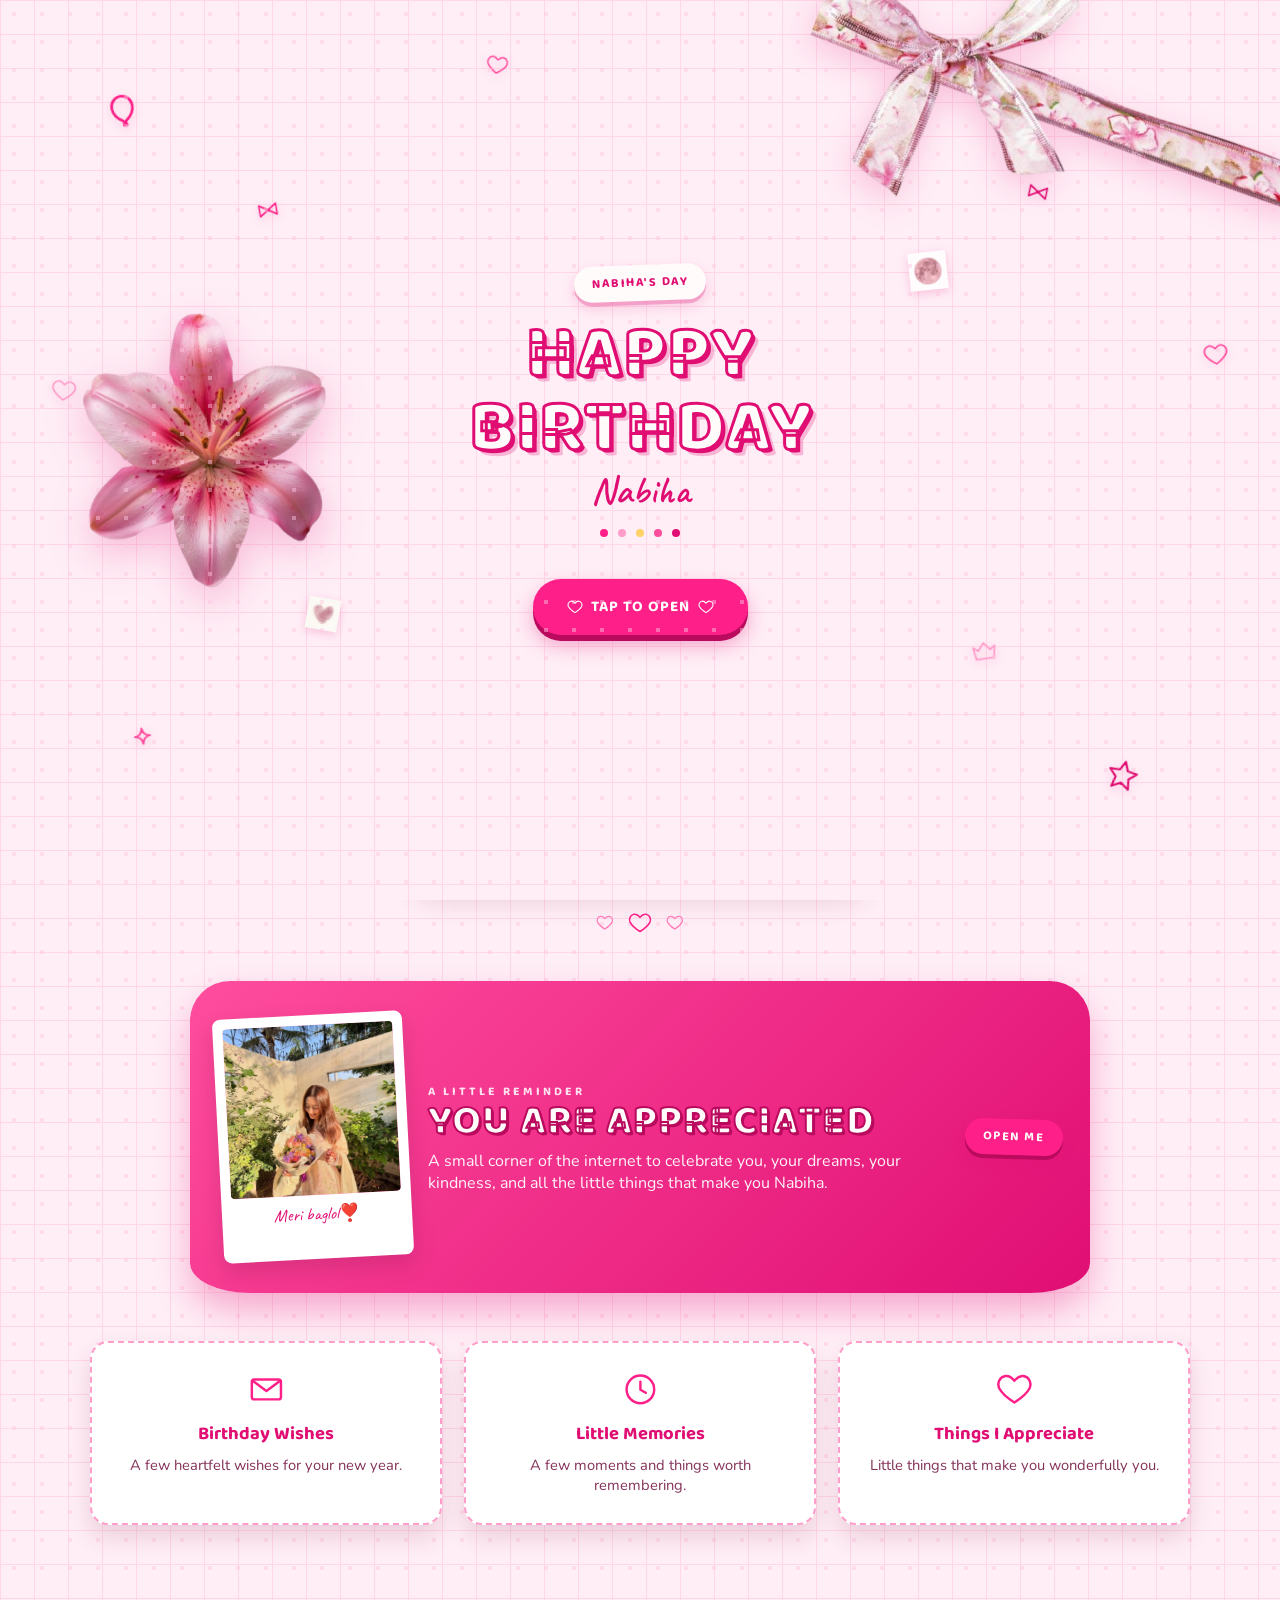
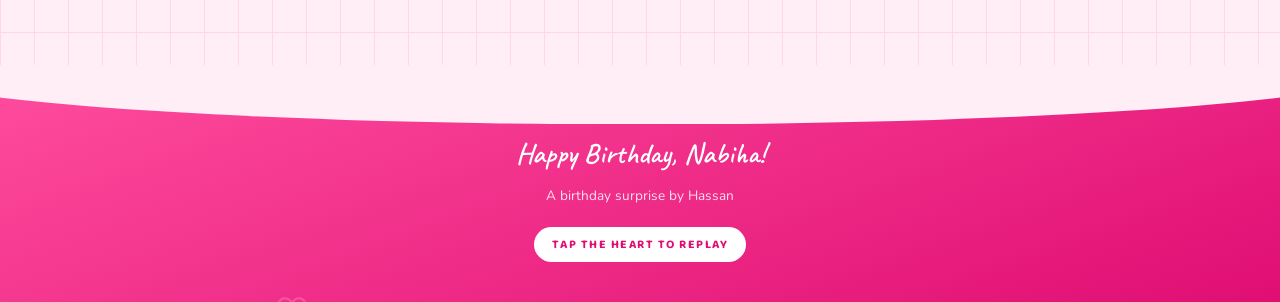
<file: index.html>
<!DOCTYPE html>
<html lang="en">
<head>
<meta charset="UTF-8">
<meta name="viewport" content="width=device-width, initial-scale=1.0">
<title>Happy Birthday, {{herName}}</title>
<link rel="preconnect" href="https://fonts.googleapis.com">
<link href="https://fonts.googleapis.com/css2?family=Baloo+2:wght@600;700;800&family=Caveat:wght@600;700&family=Nunito:wght@400;600;700;800&display=swap" rel="stylesheet">
<link rel="stylesheet" href="css/style.css">
</head>
<body data-page="home">

<!-- Vector icon sprite (used via <svg><use href="#icon-name"/></svg>) -->
<svg style="display:none" aria-hidden="true">
  <defs>
    <symbol id="icon-heart" viewBox="0 0 24 24"><path d="M12 20.5s-7.5-4.6-10-9.4C.7 7.7 2.3 4 6 3.3c2.2-.4 4.1.7 6 3 1.9-2.3 3.8-3.4 6-3 3.7.7 5.3 4.4 4 7.8-2.5 4.8-10 9.4-10 9.4z" fill="none" stroke="currentColor" stroke-width="1.6" stroke-linejoin="round"/></symbol>
    <symbol id="icon-star" viewBox="0 0 24 24"><path d="M12 2.5l2.9 6.26 6.9.74-5.1 4.87 1.4 7.13-6.1-3.73-6.1 3.73 1.4-7.13-5.1-4.87 6.9-.74L12 2.5z" fill="none" stroke="currentColor" stroke-width="1.5" stroke-linejoin="round"/></symbol>
    <symbol id="icon-sparkle" viewBox="0 0 24 24"><path d="M12 2c.7 4 2 5.3 6 6-4 .7-5.3 2-6 6-.7-4-2-5.3-6-6 4-.7 5.3-2 6-6z" fill="none" stroke="currentColor" stroke-width="1.5" stroke-linejoin="round"/></symbol>
    <symbol id="icon-flower" viewBox="0 0 24 24"><g fill="none" stroke="currentColor" stroke-width="1.4"><circle cx="12" cy="7" r="3.2"/><circle cx="12" cy="17" r="3.2"/><circle cx="7" cy="12" r="3.2"/><circle cx="17" cy="12" r="3.2"/><circle cx="12" cy="12" r="2" fill="currentColor" stroke="none"/></g></symbol>
    <symbol id="icon-ribbon" viewBox="0 0 24 24"><path d="M12 12L3.5 6.5v11L12 12z" fill="none" stroke="currentColor" stroke-width="1.5" stroke-linejoin="round"/><path d="M12 12l8.5-5.5v11L12 12z" fill="none" stroke="currentColor" stroke-width="1.5" stroke-linejoin="round"/><circle cx="12" cy="12" r="1.6" fill="currentColor" stroke="none"/></symbol>
    <symbol id="icon-envelope" viewBox="0 0 24 24"><rect x="2.5" y="5.5" width="19" height="13" rx="1.6" fill="none" stroke="currentColor" stroke-width="1.6"/><path d="M3.2 6.5L12 13l8.8-6.5" fill="none" stroke="currentColor" stroke-width="1.6" stroke-linecap="round" stroke-linejoin="round"/></symbol>
    <symbol id="icon-clock" viewBox="0 0 24 24"><circle cx="12" cy="12" r="9" fill="none" stroke="currentColor" stroke-width="1.6"/><path d="M12 7v5.2l3.5 2" fill="none" stroke="currentColor" stroke-width="1.6" stroke-linecap="round" stroke-linejoin="round"/></symbol>
    <symbol id="icon-balloon" viewBox="0 0 24 24"><path d="M12 3.5c-3.3 0-6 2.8-6 6.2 0 3.6 2.7 6.6 5 8.1.4.3.6.7.5 1.2l-.3 1.5h1.6l-.3-1.5c-.1-.5.1-.9.5-1.2 2.3-1.5 5-4.5 5-8.1 0-3.4-2.7-6.2-6-6.2z" fill="none" stroke="currentColor" stroke-width="1.5" stroke-linejoin="round"/></symbol>
    <symbol id="icon-note" viewBox="0 0 24 24"><circle cx="9" cy="15" r="2.5" fill="none" stroke="currentColor" stroke-width="1.6"/><path d="M11.5 15V4.8l7-1.6v10" fill="none" stroke="currentColor" stroke-width="1.6" stroke-linecap="round" stroke-linejoin="round"/><circle cx="18.5" cy="13.2" r="2.5" fill="none" stroke="currentColor" stroke-width="1.6"/></symbol>
    <symbol id="icon-menu" viewBox="0 0 24 24"><path d="M3 6h18M3 12h18M3 18h18" fill="none" stroke="currentColor" stroke-width="1.8" stroke-linecap="round"/></symbol>
    <symbol id="icon-crown" viewBox="0 0 24 24"><path d="M3 8l4 3 5-6 5 6 4-3-1.6 10H4.6L3 8z" fill="none" stroke="currentColor" stroke-width="1.5" stroke-linejoin="round"/></symbol>
  </defs>
</svg>

<!-- ============== GATE (tap to open + start music) ============== -->
<div id="gate" class="polka-overlay">
  <div class="ambient-layer" data-ambient="26"></div>
  <span class="sticker s1" style="top:10%; left:8%; width:2.6rem; height:2.6rem; --rot:-12deg;"><svg><use href="#icon-balloon"/></svg></span>
  <span class="sticker s2" style="top:14%; right:9%; width:2.3rem; height:2.3rem; --rot:10deg;"><svg><use href="#icon-balloon"/></svg></span>
  <span class="sticker s3" style="bottom:16%; left:10%; width:1.9rem; height:1.9rem; --rot:-8deg;"><svg><use href="#icon-sparkle"/></svg></span>
  <span class="sticker s4" style="bottom:12%; right:11%; width:2.1rem; height:2.1rem; --rot:14deg;"><svg><use href="#icon-star"/></svg></span>
  <span class="sticker s2" style="top:42%; left:4%; width:1.6rem; height:1.6rem; --rot:6deg;"><svg><use href="#icon-heart"/></svg></span>
  <span class="sticker s3" style="top:38%; right:4%; width:1.6rem; height:1.6rem; --rot:-6deg;"><svg><use href="#icon-heart"/></svg></span>
  <span class="sticker s1" style="top:22%; left:20%; width:1.5rem; height:1.5rem; --rot:-10deg;"><svg><use href="#icon-ribbon"/></svg></span>
  <span class="sticker s4" style="top:20%; right:18%; width:1.5rem; height:1.5rem; --rot:12deg;"><svg><use href="#icon-ribbon"/></svg></span>
  <span class="sticker s2" style="bottom:26%; right:22%; width:1.8rem; height:1.8rem; --rot:-8deg;"><svg><use href="#icon-crown"/></svg></span>
  <span class="sticker s3" style="top:6%; left:38%; width:1.4rem; height:1.4rem; --rot:8deg;"><svg><use href="#icon-heart"/></svg></span>
  <span class="sticker s1" style="top:28%; right:26%; width:2.4rem; height:2.4rem; --rot:-6deg;"><img src="assets/images/stickers/moon.jpg" alt=""></span>
  <span class="sticker s2" style="bottom:30%; left:24%; width:2rem; height:2rem; --rot:10deg;"><img src="assets/images/stickers/fingerprint-heart.jpg" alt=""></span>
  <img src="assets/images/stickers/lily-big.png" alt="" class="gate-flower-sticker">
  <img src="assets/images/stickers/ribbon-banner.png" alt="" class="gate-ribbon-sticker">

  <span class="badge-pill" style="position:relative; z-index:2;">
    <span data-content="site.nickname">Nabiha's Day</span>
  </span>

  <h1 class="bubble-title" style="font-size:clamp(2.4rem,10vw,4.6rem); margin-top:18px; position:relative; z-index:2;">
    Happy<br>Birthday
  </h1>

  <p class="script-text big" style="font-size:clamp(1.6rem,5vw,2.4rem); position:relative; z-index:2;" data-content="site.herName">
    Nabiha
  </p>

  <div class="confetti-dots"><span></span><span></span><span></span><span></span><span></span></div>

  <button id="openBtn" type="button" aria-label="Open your birthday website">
    <svg><use href="#icon-heart"/></svg> Tap to Open <svg><use href="#icon-heart"/></svg>
  </button>

  <audio id="bgm" preload="none"></audio>
</div>

<!-- ============== MAIN SITE (revealed after gate opens) ============== -->
<nav class="site-nav" aria-label="Primary">
  <div class="container">
    <a href="index.html" class="nav-brand">for you</a>
    <button class="nav-toggle" aria-label="Toggle menu" aria-expanded="false"><svg><use href="#icon-menu"/></svg></button>
    <ul class="nav-links">
      <li><a href="index.html" class="active" data-transition>Home</a></li>
      <li><a href="wishes.html" data-transition>Wishes</a></li>
      <li><a href="our-story.html" data-transition>Little Memories</a></li>
      <li><a href="love.html" data-transition>Things I Appreciate</a></li>
    </ul>
  </div>
</nav>

<div class="bunting">
  <span></span><span></span><span></span><span></span><span></span><span></span><span></span><span></span><span></span><span></span>
</div>

<header class="hero polka-overlay">
  <div class="ambient-layer" data-ambient="22"></div>
  <span class="sticker s1" style="top:6%; left:5%; width:2.3rem; height:2.3rem; --rot:-14deg;"><svg><use href="#icon-ribbon"/></svg></span>
  <span class="sticker s2" style="top:8%; right:6%; width:2.1rem; height:2.1rem; --rot:12deg;"><svg><use href="#icon-balloon"/></svg></span>
  <span class="sticker s3" style="bottom:8%; left:7%; width:1.9rem; height:1.9rem; --rot:-10deg;"><svg><use href="#icon-sparkle"/></svg></span>
  <span class="sticker s4" style="bottom:10%; right:8%; width:2rem; height:2rem; --rot:9deg;"><svg><use href="#icon-star"/></svg></span>
  <span class="sticker s2" style="top:16%; left:16%; width:1.6rem; height:1.6rem; --rot:8deg;"><svg><use href="#icon-heart"/></svg></span>
  <span class="sticker s1" style="top:14%; right:15%; width:1.7rem; height:1.7rem; --rot:-10deg;"><svg><use href="#icon-crown"/></svg></span>
  <span class="sticker s3" style="bottom:6%; left:38%; width:2.2rem; height:2.2rem; --rot:-8deg;"><img src="assets/images/stickers/butterfly.jpg" alt=""></span>
  <span class="sticker s2" style="top:30%; right:26%; width:2rem; height:2rem; --rot:9deg;"><img src="assets/images/stickers/blossom.jpg" alt=""></span>
  <div class="container" style="position:relative; z-index:2;">
    <img src="assets/images/stickers/lily-big.png" alt="" class="hero-flower-sticker">
    <img src="assets/images/stickers/happy-birthday-balloons.png" alt="" class="hero-banner-sticker">
    <span class="eyebrow" data-content="home.heroEyebrow">a little website, just for you</span>
    <h2 class="bubble-title">Happy Birthday</h2>
    <span class="script-text big" data-content="site.herName">Nabiha</span>
    <div class="hero-date">
      <span data-content="site.dateLabel">16 December</span>
    </div>

    <div class="countdown-card reveal">
      <span class="eyebrow">counting down to</span>
      <div class="countdown-grid" id="countdownGrid">
        <div class="countdown-unit"><span class="countdown-num" id="cdDays">00</span><span class="countdown-label">days</span></div>
        <div class="countdown-unit"><span class="countdown-num" id="cdHours">00</span><span class="countdown-label">hours</span></div>
        <div class="countdown-unit"><span class="countdown-num" id="cdMinutes">00</span><span class="countdown-label">minutes</span></div>
        <div class="countdown-unit"><span class="countdown-num" id="cdSeconds">00</span><span class="countdown-label">seconds</span></div>
      </div>
    </div>

    <div class="heart-divider">
      <span><svg><use href="#icon-heart"/></svg></span>
      <span><svg><use href="#icon-heart"/></svg></span>
      <span><svg><use href="#icon-heart"/></svg></span>
    </div>

    <div class="ribbon-banner reveal">
      <div class="polaroid">
        <div class="frame"><img id="heroPhoto" src="assets/images/stickers/blossom.jpg" alt="A favorite photo of her"></div>
        <p class="caption" data-content="home.ribbon.photoCaption">Nabiha</p>
      </div>
      <div class="ribbon-mid">
        <span class="eyebrow" data-content="home.ribbon.eyebrow">this whole page</span>
        <h3 class="bubble-title" data-content="home.ribbon.title">is about YOU</h3>
        <p style="margin-top:8px; opacity:0.95;" data-content="home.ribbon.text">Every corner of this site was made with you in mind — your wishes, little memories, and everything I love about you.</p>
      </div>
      <span class="badge-pill alt">open me</span>
    </div>

    <div class="cta-grid" id="ctaGrid">
      <a class="cta-card reveal" href="wishes.html" data-transition>
        <div class="icon"><svg><use href="#icon-envelope"/></svg></div>
        <h3>Birthday Wishes</h3>
        <p>All the things I want for you this year.</p>
      </a>
      <a class="cta-card reveal delay-1" href="our-story.html" data-transition>
        <div class="icon"><svg><use href="#icon-clock"/></svg></div>
        <h3>Little Memories</h3>
        <p>A few little memories worth keeping.</p>
      </a>
      <a class="cta-card reveal delay-2" href="love.html" data-transition>
        <div class="icon"><svg><use href="#icon-heart"/></svg></div>
        <h3>Things I Appreciate</h3>
        <p>Reasons I could never fit in one page.</p>
      </a>
    </div>
  </div>
</header>

<footer class="site-footer">
  <div class="ambient-layer" data-ambient="14"></div>
  <span class="sticker s1" style="top:10%; left:8%; width:1.9rem; height:1.9rem; --rot:-10deg;"><svg><use href="#icon-balloon"/></svg></span>
  <span class="sticker s3" style="top:14%; right:9%; width:1.7rem; height:1.7rem; --rot:10deg;"><svg><use href="#icon-sparkle"/></svg></span>
  <span class="sticker s2" style="bottom:12%; left:14%; width:1.5rem; height:1.5rem; --rot:8deg;"><svg><use href="#icon-heart"/></svg></span>
  <span class="sticker s4" style="bottom:14%; right:16%; width:1.6rem; height:1.6rem; --rot:-9deg;"><svg><use href="#icon-crown"/></svg></span>
  <span class="sticker s2" style="top:8%; left:38%; width:1.9rem; height:1.9rem; --rot:6deg;"><img src="assets/images/stickers/lily.jpg" alt=""></span>
  <div class="container" style="position:relative; z-index:2;">
    <span class="script-text big">Happy Birthday, Nabiha!</span>
    <p class="foot-tag">A birthday surprise by <span data-content="site.fromName">Hassan</span></p>
    <span class="footer-badge">TAP THE HEART TO REPLAY</span>
  </div>
</footer>

<button class="music-toggle" aria-label="Play or pause background music"><svg><use href="#icon-note"/></svg></button>

<script src="content.js"></script>
<script src="js/main.js"></script>
</body>
</html>
</file>
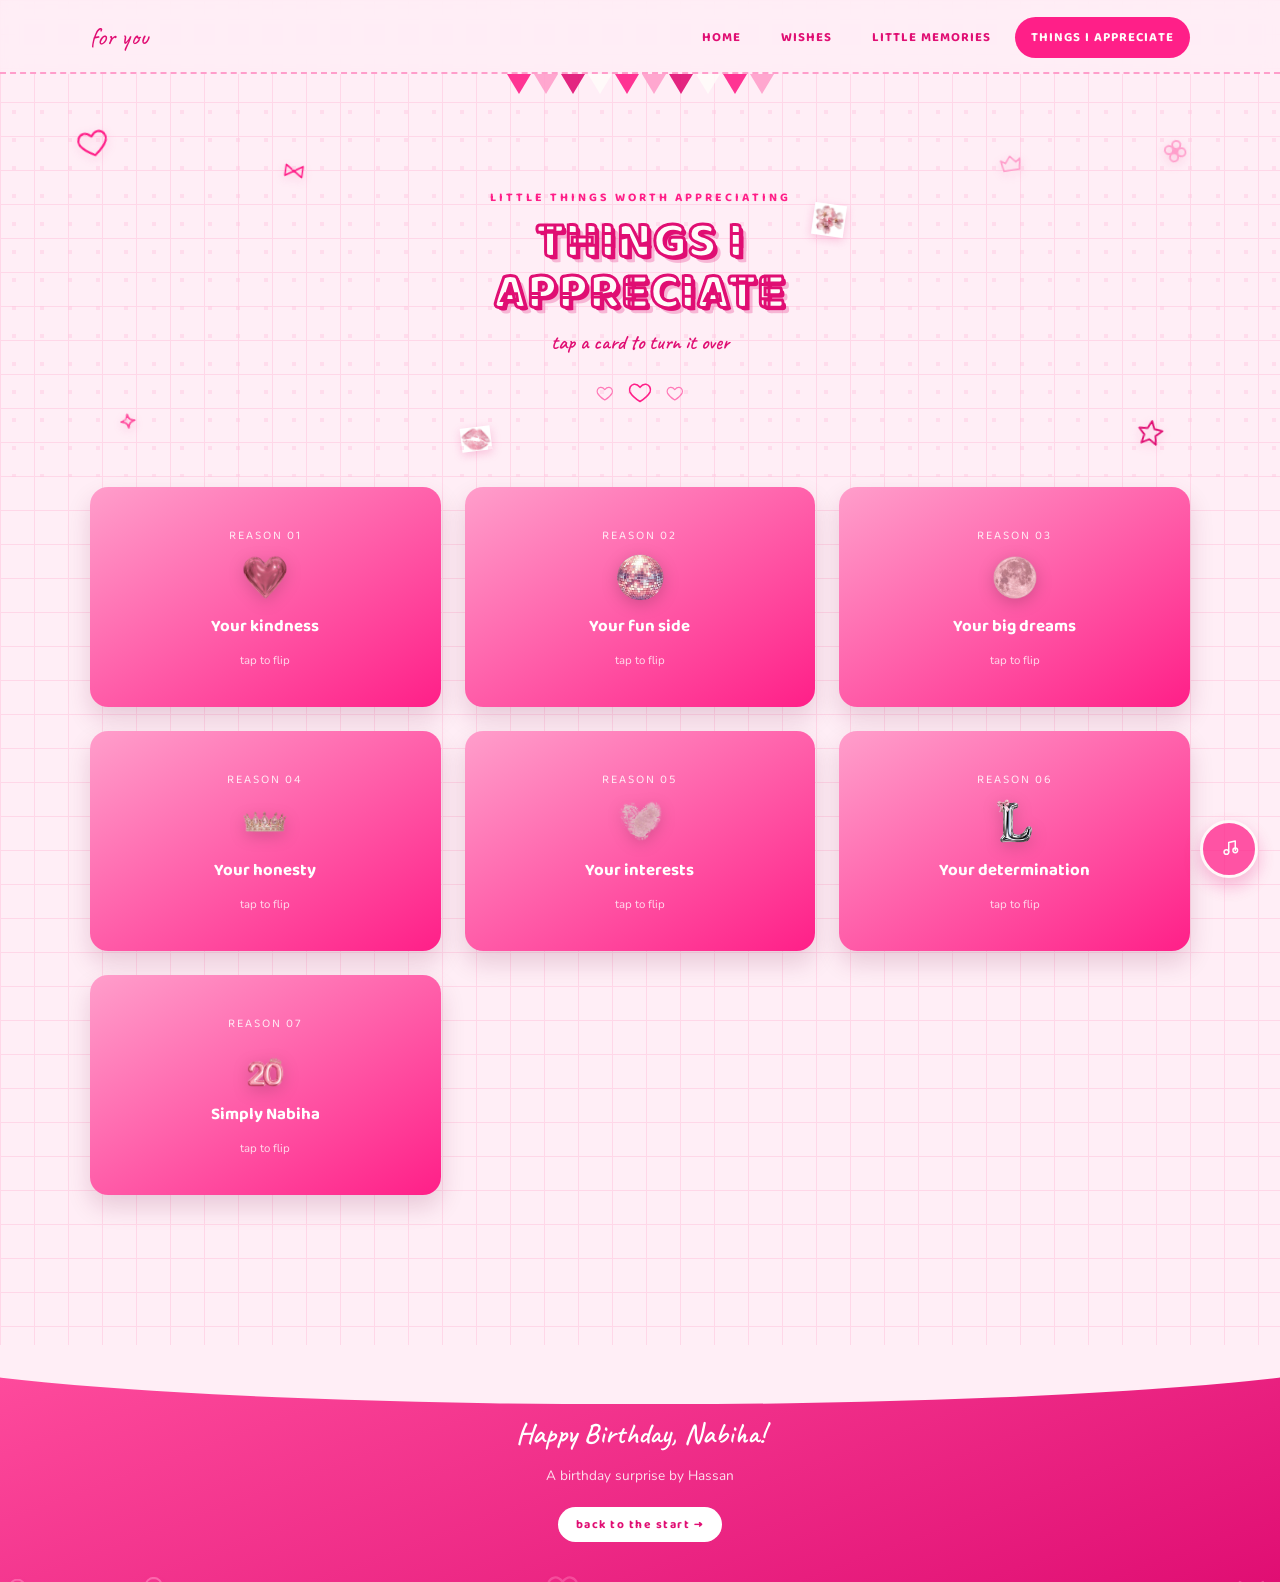
<file: love.html>
<!DOCTYPE html>
<html lang="en">
<head>
<meta charset="UTF-8">
<meta name="viewport" content="width=device-width, initial-scale=1.0">
<title>Things I Appreciate — {{herName}}</title>
<link rel="preconnect" href="https://fonts.googleapis.com">
<link href="https://fonts.googleapis.com/css2?family=Baloo+2:wght@600;700;800&family=Caveat:wght@600;700&family=Nunito:wght@400;600;700;800&display=swap" rel="stylesheet">
<link rel="stylesheet" href="css/style.css">
</head>
<body data-page="love">

<svg style="display:none" aria-hidden="true">
  <defs>
    <symbol id="icon-heart" viewBox="0 0 24 24"><path d="M12 20.5s-7.5-4.6-10-9.4C.7 7.7 2.3 4 6 3.3c2.2-.4 4.1.7 6 3 1.9-2.3 3.8-3.4 6-3 3.7.7 5.3 4.4 4 7.8-2.5 4.8-10 9.4-10 9.4z" fill="none" stroke="currentColor" stroke-width="1.6" stroke-linejoin="round"/></symbol>
    <symbol id="icon-star" viewBox="0 0 24 24"><path d="M12 2.5l2.9 6.26 6.9.74-5.1 4.87 1.4 7.13-6.1-3.73-6.1 3.73 1.4-7.13-5.1-4.87 6.9-.74L12 2.5z" fill="none" stroke="currentColor" stroke-width="1.5" stroke-linejoin="round"/></symbol>
    <symbol id="icon-sparkle" viewBox="0 0 24 24"><path d="M12 2c.7 4 2 5.3 6 6-4 .7-5.3 2-6 6-.7-4-2-5.3-6-6 4-.7 5.3-2 6-6z" fill="none" stroke="currentColor" stroke-width="1.5" stroke-linejoin="round"/></symbol>
    <symbol id="icon-flower" viewBox="0 0 24 24"><g fill="none" stroke="currentColor" stroke-width="1.4"><circle cx="12" cy="7" r="3.2"/><circle cx="12" cy="17" r="3.2"/><circle cx="7" cy="12" r="3.2"/><circle cx="17" cy="12" r="3.2"/><circle cx="12" cy="12" r="2" fill="currentColor" stroke="none"/></g></symbol>
    <symbol id="icon-ribbon" viewBox="0 0 24 24"><path d="M12 12L3.5 6.5v11L12 12z" fill="none" stroke="currentColor" stroke-width="1.5" stroke-linejoin="round"/><path d="M12 12l8.5-5.5v11L12 12z" fill="none" stroke="currentColor" stroke-width="1.5" stroke-linejoin="round"/><circle cx="12" cy="12" r="1.6" fill="currentColor" stroke="none"/></symbol>
    <symbol id="icon-envelope" viewBox="0 0 24 24"><rect x="2.5" y="5.5" width="19" height="13" rx="1.6" fill="none" stroke="currentColor" stroke-width="1.6"/><path d="M3.2 6.5L12 13l8.8-6.5" fill="none" stroke="currentColor" stroke-width="1.6" stroke-linecap="round" stroke-linejoin="round"/></symbol>
    <symbol id="icon-clock" viewBox="0 0 24 24"><circle cx="12" cy="12" r="9" fill="none" stroke="currentColor" stroke-width="1.6"/><path d="M12 7v5.2l3.5 2" fill="none" stroke="currentColor" stroke-width="1.6" stroke-linecap="round" stroke-linejoin="round"/></symbol>
    <symbol id="icon-balloon" viewBox="0 0 24 24"><path d="M12 3.5c-3.3 0-6 2.8-6 6.2 0 3.6 2.7 6.6 5 8.1.4.3.6.7.5 1.2l-.3 1.5h1.6l-.3-1.5c-.1-.5.1-.9.5-1.2 2.3-1.5 5-4.5 5-8.1 0-3.4-2.7-6.2-6-6.2z" fill="none" stroke="currentColor" stroke-width="1.5" stroke-linejoin="round"/></symbol>
    <symbol id="icon-note" viewBox="0 0 24 24"><circle cx="9" cy="15" r="2.5" fill="none" stroke="currentColor" stroke-width="1.6"/><path d="M11.5 15V4.8l7-1.6v10" fill="none" stroke="currentColor" stroke-width="1.6" stroke-linecap="round" stroke-linejoin="round"/><circle cx="18.5" cy="13.2" r="2.5" fill="none" stroke="currentColor" stroke-width="1.6"/></symbol>
    <symbol id="icon-menu" viewBox="0 0 24 24"><path d="M3 6h18M3 12h18M3 18h18" fill="none" stroke="currentColor" stroke-width="1.8" stroke-linecap="round"/></symbol>
    <symbol id="icon-crown" viewBox="0 0 24 24"><path d="M3 8l4 3 5-6 5 6 4-3-1.6 10H4.6L3 8z" fill="none" stroke="currentColor" stroke-width="1.5" stroke-linejoin="round"/></symbol>
  </defs>
</svg>

<nav class="site-nav" aria-label="Primary">
  <div class="container">
    <a href="index.html" class="nav-brand">for you</a>
    <button class="nav-toggle" aria-label="Toggle menu" aria-expanded="false"><svg><use href="#icon-menu"/></svg></button>
    <ul class="nav-links">
      <li><a href="index.html" data-transition>Home</a></li>
      <li><a href="wishes.html" data-transition>Wishes</a></li>
      <li><a href="our-story.html" data-transition>Little Memories</a></li>
      <li><a href="love.html" class="active" data-transition>Things I Appreciate</a></li>
    </ul>
  </div>
</nav>

<div class="bunting">
  <span></span><span></span><span></span><span></span><span></span><span></span><span></span><span></span><span></span><span></span>
</div>

<header class="hero polka-overlay" style="padding-bottom:20px;">
  <div class="ambient-layer" data-ambient="18"></div>
  <span class="sticker s1" style="top:8%; left:6%; width:2rem; height:2rem; --rot:-12deg;"><svg><use href="#icon-heart"/></svg></span>
  <span class="sticker s2" style="top:10%; right:7%; width:1.9rem; height:1.9rem; --rot:10deg;"><svg><use href="#icon-flower"/></svg></span>
  <span class="sticker s3" style="bottom:10%; left:9%; width:1.7rem; height:1.7rem; --rot:-8deg;"><svg><use href="#icon-sparkle"/></svg></span>
  <span class="sticker s4" style="bottom:8%; right:9%; width:1.8rem; height:1.8rem; --rot:9deg;"><svg><use href="#icon-star"/></svg></span>
  <span class="sticker s1" style="top:16%; left:22%; width:1.5rem; height:1.5rem; --rot:8deg;"><svg><use href="#icon-ribbon"/></svg></span>
  <span class="sticker s2" style="top:14%; right:20%; width:1.6rem; height:1.6rem; --rot:-9deg;"><svg><use href="#icon-crown"/></svg></span>
  <span class="sticker s3" style="bottom:6%; left:36%; width:1.9rem; height:1.9rem; --rot:-7deg;"><img src="assets/images/stickers/lips.jpg" alt=""></span>
  <span class="sticker s4" style="top:28%; right:34%; width:2rem; height:2rem; --rot:8deg;"><img src="assets/images/stickers/blossom.jpg" alt=""></span>
  <div class="container section-head" style="position:relative; z-index:2;">
    <span class="eyebrow" data-content="love.eyebrow">little things worth appreciating</span>
    <h1 class="bubble-title">Things I<br>Appreciate</h1>
    <span class="script-text" data-content="love.subtitle">tap a card to flip it</span>
    <div class="heart-divider">
      <span><svg><use href="#icon-heart"/></svg></span>
      <span><svg><use href="#icon-heart"/></svg></span>
      <span><svg><use href="#icon-heart"/></svg></span>
    </div>
  </div>
</header>

<section class="section" style="padding-top:10px;">
  <div class="container">
    <div class="love-grid" id="loveGrid">
      <div class="flip-card reveal">
        <div class="flip-card-inner">
          <div class="flip-card-front">
            <div class="num">REASON 01</div>
            <div class="icon"><img src="assets/images/stickers/love-heart.png" alt=""></div>
            <h3>Miss Nice</h3>
            <div class="flip-hint">tap to flip</div>
          </div>
          <div class="flip-card-back">You are such a sweetheart — honestly the definition of 'Miss Nice.'</div>
        </div>
      </div>
    </div>
  </div>
</section>

<footer class="site-footer">
  <div class="ambient-layer" data-ambient="14"></div>
  <span class="sticker s1" style="top:10%; left:8%; width:1.9rem; height:1.9rem; --rot:-10deg;"><svg><use href="#icon-balloon"/></svg></span>
  <span class="sticker s3" style="top:14%; right:9%; width:1.7rem; height:1.7rem; --rot:10deg;"><svg><use href="#icon-sparkle"/></svg></span>
  <span class="sticker s2" style="bottom:12%; left:14%; width:1.5rem; height:1.5rem; --rot:8deg;"><svg><use href="#icon-heart"/></svg></span>
  <span class="sticker s4" style="bottom:14%; right:16%; width:1.6rem; height:1.6rem; --rot:-9deg;"><svg><use href="#icon-crown"/></svg></span>
  <span class="sticker s2" style="top:8%; left:38%; width:1.9rem; height:1.9rem; --rot:6deg;"><img src="assets/images/stickers/fingerprint-heart.jpg" alt=""></span>
  <div class="container" style="position:relative; z-index:2;">
    <span class="script-text big">Happy Birthday, Nabiha!</span>
    <p class="foot-tag">A birthday surprise by <span data-content="site.fromName">Hassan</span></p>
    <a class="footer-badge" href="index.html" data-transition>back to the start →</a>
  </div>
</footer>

<button class="music-toggle" aria-label="Play or pause background music"><svg><use href="#icon-note"/></svg></button>
<audio id="bgm" preload="none"></audio>

<script src="content.js"></script>
<script src="js/main.js"></script>
</body>
</html>
</file>
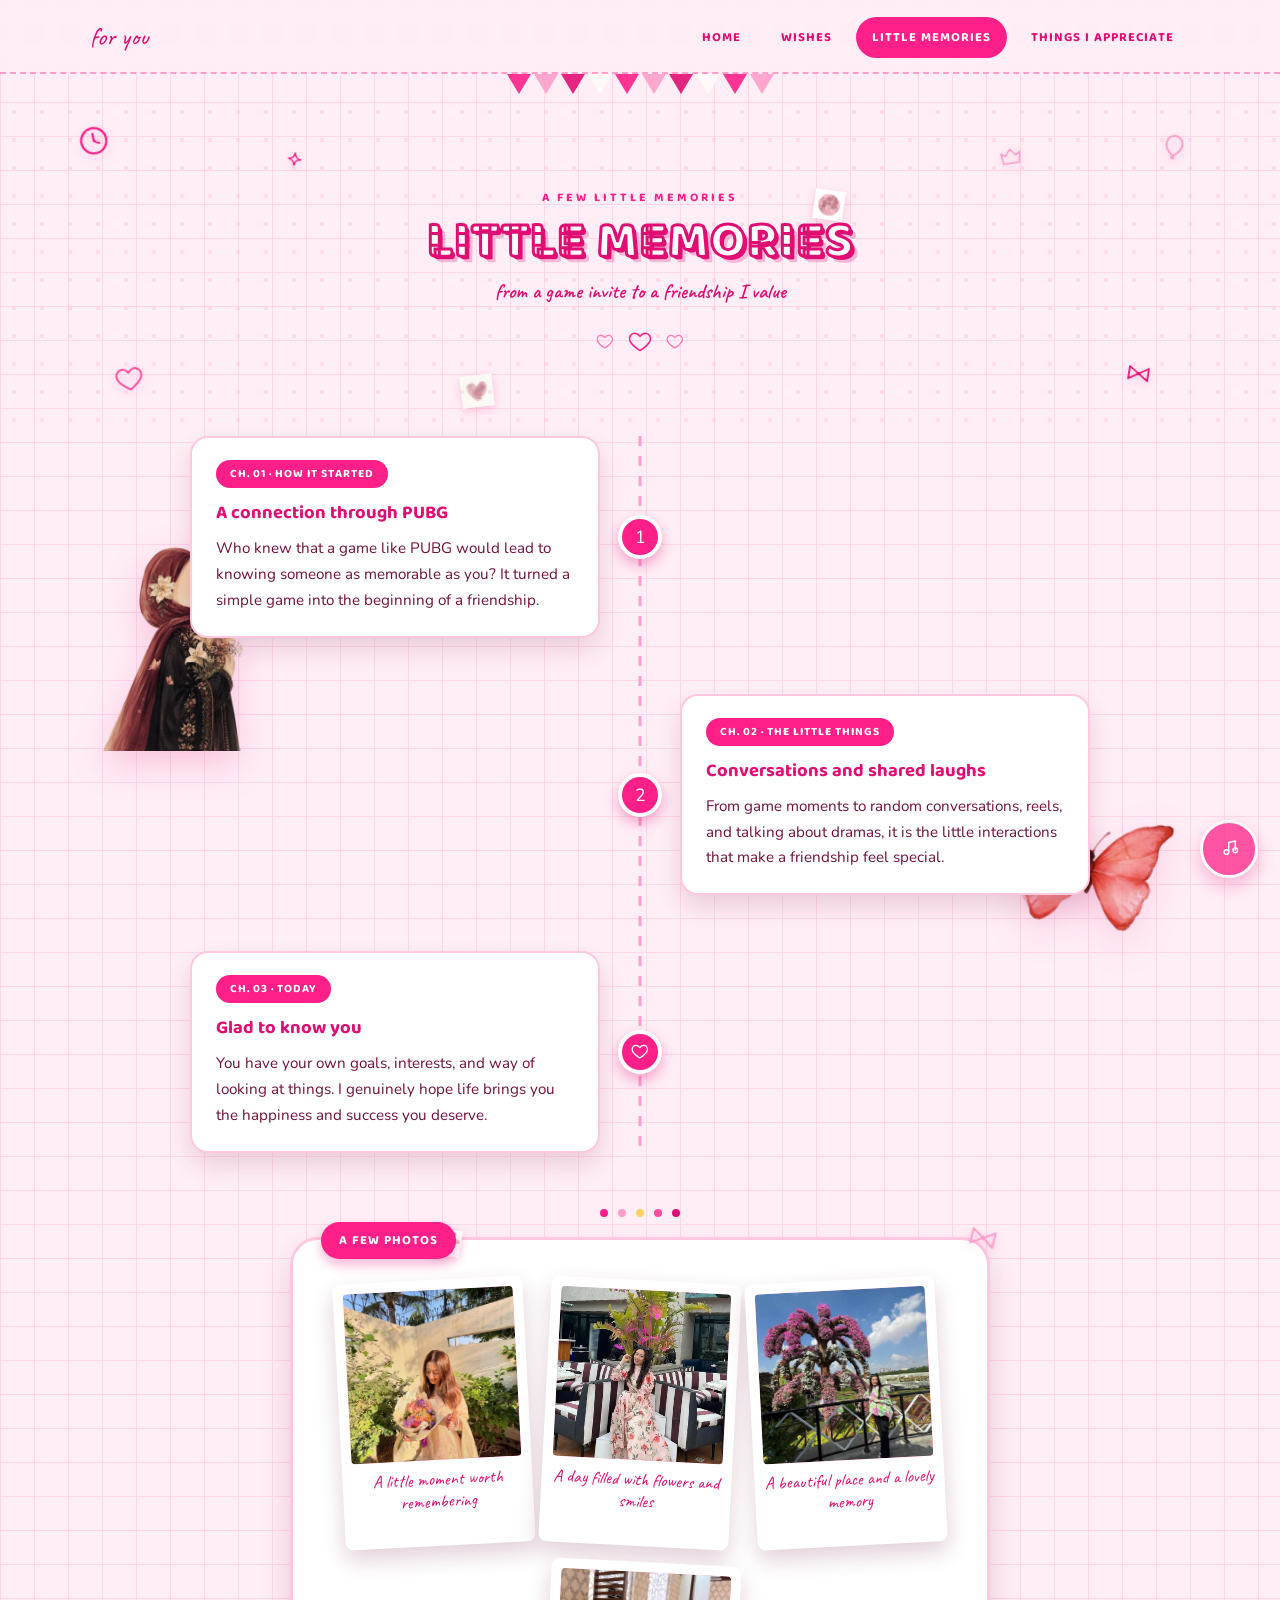
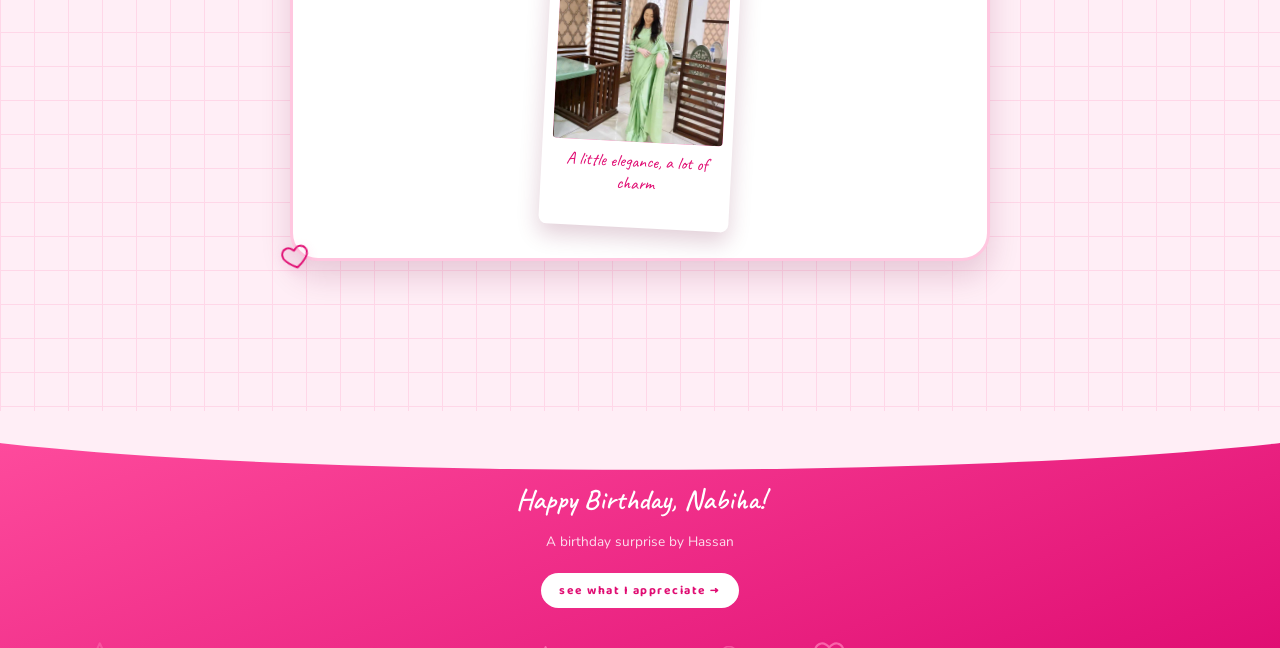
<file: our-story.html>
<!DOCTYPE html>
<html lang="en">
<head>
<meta charset="UTF-8">
<meta name="viewport" content="width=device-width, initial-scale=1.0">
<title>Little Memories — {{herName}}</title>
<link rel="preconnect" href="https://fonts.googleapis.com">
<link href="https://fonts.googleapis.com/css2?family=Baloo+2:wght@600;700;800&family=Caveat:wght@600;700&family=Nunito:wght@400;600;700;800&display=swap" rel="stylesheet">
<link rel="stylesheet" href="css/style.css">
</head>
<body data-page="story">

<svg style="display:none" aria-hidden="true">
  <defs>
    <symbol id="icon-heart" viewBox="0 0 24 24"><path d="M12 20.5s-7.5-4.6-10-9.4C.7 7.7 2.3 4 6 3.3c2.2-.4 4.1.7 6 3 1.9-2.3 3.8-3.4 6-3 3.7.7 5.3 4.4 4 7.8-2.5 4.8-10 9.4-10 9.4z" fill="none" stroke="currentColor" stroke-width="1.6" stroke-linejoin="round"/></symbol>
    <symbol id="icon-star" viewBox="0 0 24 24"><path d="M12 2.5l2.9 6.26 6.9.74-5.1 4.87 1.4 7.13-6.1-3.73-6.1 3.73 1.4-7.13-5.1-4.87 6.9-.74L12 2.5z" fill="none" stroke="currentColor" stroke-width="1.5" stroke-linejoin="round"/></symbol>
    <symbol id="icon-sparkle" viewBox="0 0 24 24"><path d="M12 2c.7 4 2 5.3 6 6-4 .7-5.3 2-6 6-.7-4-2-5.3-6-6 4-.7 5.3-2 6-6z" fill="none" stroke="currentColor" stroke-width="1.5" stroke-linejoin="round"/></symbol>
    <symbol id="icon-flower" viewBox="0 0 24 24"><g fill="none" stroke="currentColor" stroke-width="1.4"><circle cx="12" cy="7" r="3.2"/><circle cx="12" cy="17" r="3.2"/><circle cx="7" cy="12" r="3.2"/><circle cx="17" cy="12" r="3.2"/><circle cx="12" cy="12" r="2" fill="currentColor" stroke="none"/></g></symbol>
    <symbol id="icon-ribbon" viewBox="0 0 24 24"><path d="M12 12L3.5 6.5v11L12 12z" fill="none" stroke="currentColor" stroke-width="1.5" stroke-linejoin="round"/><path d="M12 12l8.5-5.5v11L12 12z" fill="none" stroke="currentColor" stroke-width="1.5" stroke-linejoin="round"/><circle cx="12" cy="12" r="1.6" fill="currentColor" stroke="none"/></symbol>
    <symbol id="icon-envelope" viewBox="0 0 24 24"><rect x="2.5" y="5.5" width="19" height="13" rx="1.6" fill="none" stroke="currentColor" stroke-width="1.6"/><path d="M3.2 6.5L12 13l8.8-6.5" fill="none" stroke="currentColor" stroke-width="1.6" stroke-linecap="round" stroke-linejoin="round"/></symbol>
    <symbol id="icon-clock" viewBox="0 0 24 24"><circle cx="12" cy="12" r="9" fill="none" stroke="currentColor" stroke-width="1.6"/><path d="M12 7v5.2l3.5 2" fill="none" stroke="currentColor" stroke-width="1.6" stroke-linecap="round" stroke-linejoin="round"/></symbol>
    <symbol id="icon-balloon" viewBox="0 0 24 24"><path d="M12 3.5c-3.3 0-6 2.8-6 6.2 0 3.6 2.7 6.6 5 8.1.4.3.6.7.5 1.2l-.3 1.5h1.6l-.3-1.5c-.1-.5.1-.9.5-1.2 2.3-1.5 5-4.5 5-8.1 0-3.4-2.7-6.2-6-6.2z" fill="none" stroke="currentColor" stroke-width="1.5" stroke-linejoin="round"/></symbol>
    <symbol id="icon-note" viewBox="0 0 24 24"><circle cx="9" cy="15" r="2.5" fill="none" stroke="currentColor" stroke-width="1.6"/><path d="M11.5 15V4.8l7-1.6v10" fill="none" stroke="currentColor" stroke-width="1.6" stroke-linecap="round" stroke-linejoin="round"/><circle cx="18.5" cy="13.2" r="2.5" fill="none" stroke="currentColor" stroke-width="1.6"/></symbol>
    <symbol id="icon-menu" viewBox="0 0 24 24"><path d="M3 6h18M3 12h18M3 18h18" fill="none" stroke="currentColor" stroke-width="1.8" stroke-linecap="round"/></symbol>
    <symbol id="icon-crown" viewBox="0 0 24 24"><path d="M3 8l4 3 5-6 5 6 4-3-1.6 10H4.6L3 8z" fill="none" stroke="currentColor" stroke-width="1.5" stroke-linejoin="round"/></symbol>
  </defs>
</svg>

<nav class="site-nav" aria-label="Primary">
  <div class="container">
    <a href="index.html" class="nav-brand">for you</a>
    <button class="nav-toggle" aria-label="Toggle menu" aria-expanded="false"><svg><use href="#icon-menu"/></svg></button>
    <ul class="nav-links">
      <li><a href="index.html" data-transition>Home</a></li>
      <li><a href="wishes.html" data-transition>Wishes</a></li>
      <li><a href="our-story.html" class="active" data-transition>Little Memories</a></li>
      <li><a href="love.html" data-transition>Things I Appreciate</a></li>
    </ul>
  </div>
</nav>

<div class="bunting">
  <span></span><span></span><span></span><span></span><span></span><span></span><span></span><span></span><span></span><span></span>
</div>

<header class="hero polka-overlay" style="padding-bottom:20px;">
  <div class="ambient-layer" data-ambient="18"></div>
  <span class="sticker s1" style="top:8%; left:6%; width:2.1rem; height:2.1rem; --rot:-12deg;"><svg><use href="#icon-clock"/></svg></span>
  <span class="sticker s2" style="top:10%; right:7%; width:2rem; height:2rem; --rot:10deg;"><svg><use href="#icon-balloon"/></svg></span>
  <span class="sticker s3" style="bottom:10%; left:9%; width:1.8rem; height:1.8rem; --rot:-8deg;"><svg><use href="#icon-heart"/></svg></span>
  <span class="sticker s4" style="bottom:12%; right:10%; width:1.7rem; height:1.7rem; --rot:9deg;"><svg><use href="#icon-ribbon"/></svg></span>
  <span class="sticker s1" style="top:16%; left:22%; width:1.5rem; height:1.5rem; --rot:8deg;"><svg><use href="#icon-sparkle"/></svg></span>
  <span class="sticker s2" style="top:14%; right:20%; width:1.6rem; height:1.6rem; --rot:-9deg;"><svg><use href="#icon-crown"/></svg></span>
  <span class="sticker s3" style="bottom:6%; left:36%; width:2rem; height:2rem; --rot:-7deg;"><img src="assets/images/stickers/fingerprint-heart.jpg" alt=""></span>
  <span class="sticker s4" style="top:28%; right:34%; width:1.9rem; height:1.9rem; --rot:8deg;"><img src="assets/images/stickers/moon.jpg" alt=""></span>
  <div class="container section-head" style="position:relative; z-index:2;">
    <span class="eyebrow" data-content="story.eyebrow">a few little memories</span>
    <h1 class="bubble-title">Little Memories</h1>
    <span class="script-text" data-content="story.subtitle">small moments that are worth remembering</span>
    <div class="heart-divider">
      <span><svg><use href="#icon-heart"/></svg></span>
      <span><svg><use href="#icon-heart"/></svg></span>
      <span><svg><use href="#icon-heart"/></svg></span>
    </div>
  </div>
</header>

<section class="section" style="padding-top:10px;">
  <div class="container">
    <div style="position:relative;">
      <div class="timeline" id="timelineList">
        <div class="timeline-item reveal">
          <div class="story-card">
            <span class="tab">CH. 01 · HOW IT STARTED</span>
            <h3>A connection through PUBG</h3>
            <p>Who knew that a game like PUBG would lead to knowing someone as memorable as you?</p>
          </div>
          <div class="dot"><svg style="width:1.1rem;height:1.1rem;"><use href="#icon-star"/></svg></div>
          <div class="spacer"></div>
        </div>
      </div>
      <img src="assets/images/stickers/hijabi-woman.png" alt="" class="story-side-illustration story-side-illustration--left">
      <img src="assets/images/stickers/butterfly-red.png" alt="" class="story-side-illustration story-side-illustration--right">
    </div>

    <div class="confetti-dots"><span></span><span></span><span></span><span></span><span></span></div>

    <div class="ticket-card reveal" style="max-width:700px; margin:20px auto 0; text-align:center; position:relative;">
      <span class="sticker s2" style="top:-18px; right:-12px; width:2rem; height:2rem; --rot:14deg;"><svg><use href="#icon-ribbon"/></svg></span>
      <span class="sticker s4" style="bottom:-14px; left:-12px; width:1.8rem; height:1.8rem; --rot:-12deg;"><svg><use href="#icon-heart"/></svg></span>
      <span class="sticker s1" style="top:-12px; left:20%; width:1.8rem; height:1.8rem; --rot:9deg;"><img src="assets/images/stickers/lily.jpg" alt=""></span>
      <span class="tab">A FEW PHOTOS</span>
      <div id="storyPhotos" style="display:flex; flex-wrap:wrap; gap:16px; justify-content:center; margin-top:10px;">
        <div class="polaroid">
          <div class="frame"><img src="assets/images/stickers/blossom.jpg" alt="A memory together"></div>
          <p class="caption">us</p>
        </div>
      </div>
    </div>
  </div>
</section>

<footer class="site-footer">
  <div class="ambient-layer" data-ambient="14"></div>
  <span class="sticker s1" style="top:10%; left:8%; width:1.9rem; height:1.9rem; --rot:-10deg;"><svg><use href="#icon-balloon"/></svg></span>
  <span class="sticker s3" style="top:14%; right:9%; width:1.7rem; height:1.7rem; --rot:10deg;"><svg><use href="#icon-sparkle"/></svg></span>
  <span class="sticker s2" style="bottom:12%; left:14%; width:1.5rem; height:1.5rem; --rot:8deg;"><svg><use href="#icon-heart"/></svg></span>
  <span class="sticker s4" style="bottom:14%; right:16%; width:1.6rem; height:1.6rem; --rot:-9deg;"><svg><use href="#icon-star"/></svg></span>
  <span class="sticker s2" style="top:8%; left:38%; width:1.9rem; height:1.9rem; --rot:6deg;"><img src="assets/images/stickers/bow.jpg" alt=""></span>
  <div class="container" style="position:relative; z-index:2;">
    <span class="script-text big">Happy Birthday, Nabiha!</span>
    <p class="foot-tag">A birthday surprise by <span data-content="site.fromName">Hassan</span></p>
    <a class="footer-badge" href="love.html" data-transition>see what I appreciate →</a>
  </div>
</footer>

<button class="music-toggle" aria-label="Play or pause background music"><svg><use href="#icon-note"/></svg></button>
<audio id="bgm" preload="none"></audio>

<script src="content.js"></script>
<script src="js/main.js"></script>
</body>
</html>
</file>
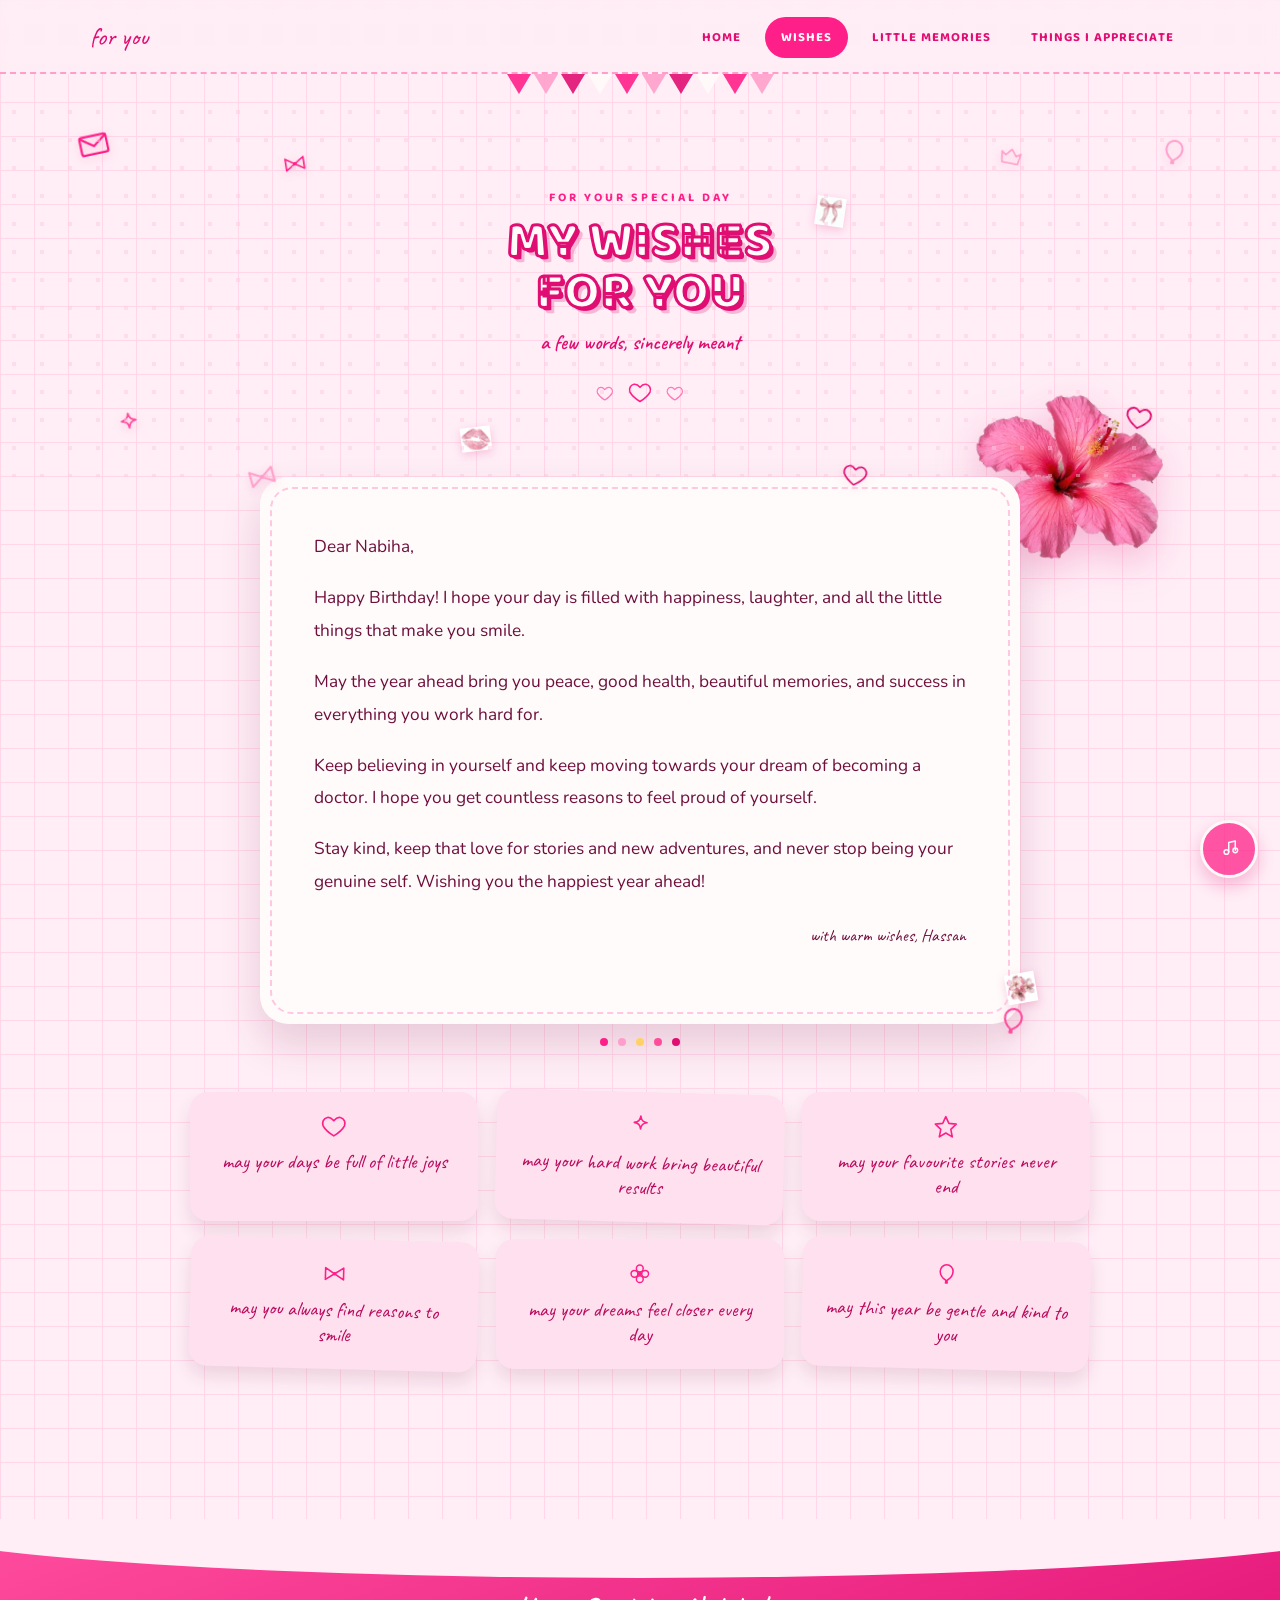
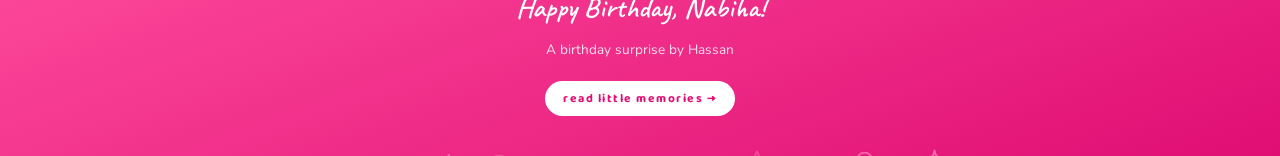
<file: wishes.html>
<!DOCTYPE html>
<html lang="en">
<head>
<meta charset="UTF-8">
<meta name="viewport" content="width=device-width, initial-scale=1.0">
<title>Wishes for {{herName}}</title>
<link rel="preconnect" href="https://fonts.googleapis.com">
<link href="https://fonts.googleapis.com/css2?family=Baloo+2:wght@600;700;800&family=Caveat:wght@600;700&family=Nunito:wght@400;600;700;800&display=swap" rel="stylesheet">
<link rel="stylesheet" href="css/style.css">
</head>
<body data-page="wishes">

<svg style="display:none" aria-hidden="true">
  <defs>
    <symbol id="icon-heart" viewBox="0 0 24 24"><path d="M12 20.5s-7.5-4.6-10-9.4C.7 7.7 2.3 4 6 3.3c2.2-.4 4.1.7 6 3 1.9-2.3 3.8-3.4 6-3 3.7.7 5.3 4.4 4 7.8-2.5 4.8-10 9.4-10 9.4z" fill="none" stroke="currentColor" stroke-width="1.6" stroke-linejoin="round"/></symbol>
    <symbol id="icon-star" viewBox="0 0 24 24"><path d="M12 2.5l2.9 6.26 6.9.74-5.1 4.87 1.4 7.13-6.1-3.73-6.1 3.73 1.4-7.13-5.1-4.87 6.9-.74L12 2.5z" fill="none" stroke="currentColor" stroke-width="1.5" stroke-linejoin="round"/></symbol>
    <symbol id="icon-sparkle" viewBox="0 0 24 24"><path d="M12 2c.7 4 2 5.3 6 6-4 .7-5.3 2-6 6-.7-4-2-5.3-6-6 4-.7 5.3-2 6-6z" fill="none" stroke="currentColor" stroke-width="1.5" stroke-linejoin="round"/></symbol>
    <symbol id="icon-flower" viewBox="0 0 24 24"><g fill="none" stroke="currentColor" stroke-width="1.4"><circle cx="12" cy="7" r="3.2"/><circle cx="12" cy="17" r="3.2"/><circle cx="7" cy="12" r="3.2"/><circle cx="17" cy="12" r="3.2"/><circle cx="12" cy="12" r="2" fill="currentColor" stroke="none"/></g></symbol>
    <symbol id="icon-ribbon" viewBox="0 0 24 24"><path d="M12 12L3.5 6.5v11L12 12z" fill="none" stroke="currentColor" stroke-width="1.5" stroke-linejoin="round"/><path d="M12 12l8.5-5.5v11L12 12z" fill="none" stroke="currentColor" stroke-width="1.5" stroke-linejoin="round"/><circle cx="12" cy="12" r="1.6" fill="currentColor" stroke="none"/></symbol>
    <symbol id="icon-envelope" viewBox="0 0 24 24"><rect x="2.5" y="5.5" width="19" height="13" rx="1.6" fill="none" stroke="currentColor" stroke-width="1.6"/><path d="M3.2 6.5L12 13l8.8-6.5" fill="none" stroke="currentColor" stroke-width="1.6" stroke-linecap="round" stroke-linejoin="round"/></symbol>
    <symbol id="icon-clock" viewBox="0 0 24 24"><circle cx="12" cy="12" r="9" fill="none" stroke="currentColor" stroke-width="1.6"/><path d="M12 7v5.2l3.5 2" fill="none" stroke="currentColor" stroke-width="1.6" stroke-linecap="round" stroke-linejoin="round"/></symbol>
    <symbol id="icon-balloon" viewBox="0 0 24 24"><path d="M12 3.5c-3.3 0-6 2.8-6 6.2 0 3.6 2.7 6.6 5 8.1.4.3.6.7.5 1.2l-.3 1.5h1.6l-.3-1.5c-.1-.5.1-.9.5-1.2 2.3-1.5 5-4.5 5-8.1 0-3.4-2.7-6.2-6-6.2z" fill="none" stroke="currentColor" stroke-width="1.5" stroke-linejoin="round"/></symbol>
    <symbol id="icon-note" viewBox="0 0 24 24"><circle cx="9" cy="15" r="2.5" fill="none" stroke="currentColor" stroke-width="1.6"/><path d="M11.5 15V4.8l7-1.6v10" fill="none" stroke="currentColor" stroke-width="1.6" stroke-linecap="round" stroke-linejoin="round"/><circle cx="18.5" cy="13.2" r="2.5" fill="none" stroke="currentColor" stroke-width="1.6"/></symbol>
    <symbol id="icon-menu" viewBox="0 0 24 24"><path d="M3 6h18M3 12h18M3 18h18" fill="none" stroke="currentColor" stroke-width="1.8" stroke-linecap="round"/></symbol>
    <symbol id="icon-crown" viewBox="0 0 24 24"><path d="M3 8l4 3 5-6 5 6 4-3-1.6 10H4.6L3 8z" fill="none" stroke="currentColor" stroke-width="1.5" stroke-linejoin="round"/></symbol>
  </defs>
</svg>

<nav class="site-nav" aria-label="Primary">
  <div class="container">
    <a href="index.html" class="nav-brand">for you</a>
    <button class="nav-toggle" aria-label="Toggle menu" aria-expanded="false"><svg><use href="#icon-menu"/></svg></button>
    <ul class="nav-links">
      <li><a href="index.html" data-transition>Home</a></li>
      <li><a href="wishes.html" class="active" data-transition>Wishes</a></li>
      <li><a href="our-story.html" data-transition>Little Memories</a></li>
      <li><a href="love.html" data-transition>Things I Appreciate</a></li>
    </ul>
  </div>
</nav>

<div class="bunting">
  <span></span><span></span><span></span><span></span><span></span><span></span><span></span><span></span><span></span><span></span>
</div>

<header class="hero polka-overlay" style="padding-bottom:20px;">
  <div class="ambient-layer" data-ambient="18"></div>
  <span class="sticker s1" style="top:8%; left:6%; width:2.1rem; height:2.1rem; --rot:-12deg;"><svg><use href="#icon-envelope"/></svg></span>
  <span class="sticker s2" style="top:10%; right:7%; width:2rem; height:2rem; --rot:10deg;"><svg><use href="#icon-balloon"/></svg></span>
  <span class="sticker s3" style="bottom:10%; left:9%; width:1.8rem; height:1.8rem; --rot:-8deg;"><svg><use href="#icon-sparkle"/></svg></span>
  <span class="sticker s4" style="bottom:12%; right:10%; width:1.7rem; height:1.7rem; --rot:10deg;"><svg><use href="#icon-heart"/></svg></span>
  <span class="sticker s1" style="top:14%; left:22%; width:1.6rem; height:1.6rem; --rot:-9deg;"><svg><use href="#icon-ribbon"/></svg></span>
  <span class="sticker s2" style="top:12%; right:20%; width:1.6rem; height:1.6rem; --rot:11deg;"><svg><use href="#icon-crown"/></svg></span>
  <span class="sticker s3" style="bottom:6%; left:36%; width:1.9rem; height:1.9rem; --rot:-7deg;"><img src="assets/images/stickers/lips.jpg" alt=""></span>
  <span class="sticker s4" style="top:26%; right:34%; width:1.8rem; height:1.8rem; --rot:8deg;"><img src="assets/images/stickers/bow.jpg" alt=""></span>
  <div class="container section-head" style="position:relative; z-index:2;">
    <span class="eyebrow" data-content="wishes.eyebrow">on your special day</span>
    <h1 class="bubble-title">My Wishes<br>For You</h1>
    <span class="script-text" data-content="wishes.subtitle">a few words, sincerely meant</span>
    <div class="heart-divider">
      <span><svg><use href="#icon-heart"/></svg></span>
      <span><svg><use href="#icon-heart"/></svg></span>
      <span><svg><use href="#icon-heart"/></svg></span>
    </div>
  </div>
</header>

<section class="section" style="padding-top:0;">
  <div class="container" style="position:relative;">
    <img src="assets/images/stickers/hibiscus-big.png" alt="" class="hero-flower-sticker hero-flower-sticker--right">
    <div class="letter-card reveal" style="position:relative;">
      <span class="sticker s2" style="top:-16px; left:-14px; width:2rem; height:2rem; --rot:-16deg;"><svg><use href="#icon-ribbon"/></svg></span>
      <span class="sticker s3" style="bottom:-14px; right:-10px; width:2.1rem; height:2.1rem; --rot:12deg;"><svg><use href="#icon-balloon"/></svg></span>
      <span class="sticker s4" style="top:-14px; right:20%; width:1.6rem; height:1.6rem; --rot:8deg;"><svg><use href="#icon-heart"/></svg></span>
      <span class="sticker s1" style="bottom:20px; right:-16px; width:1.9rem; height:1.9rem; --rot:-10deg;"><img src="assets/images/stickers/blossom.jpg" alt=""></span>
      <div id="letterBody">
        <p>My dearest <strong>Nabiha</strong>,</p>
        <p>I wish this year brings all the happiness and joy, and may you get everything you ever wanted and all the success.</p>
      </div>
      <p class="letter-signoff" id="letterSignoff">with warm wishes, Hassan</p>
    </div>

    <div class="confetti-dots"><span></span><span></span><span></span><span></span><span></span></div>

    <div class="mini-wish-grid" id="miniWishGrid">
      <div class="mini-wish reveal">
        <span class="mini-wish-icon"><svg><use href="#icon-heart"/></svg></span>
        <span>may your coffee stay warm</span>
      </div>
      <div class="mini-wish reveal delay-1">
        <span class="mini-wish-icon"><svg><use href="#icon-sparkle"/></svg></span>
        <span>may your heart stay light</span>
      </div>
      <div class="mini-wish reveal delay-2">
        <span class="mini-wish-icon"><svg><use href="#icon-star"/></svg></span>
        <span>may this year be YOUR year</span>
      </div>
    </div>
  </div>
</section>

<footer class="site-footer">
  <div class="ambient-layer" data-ambient="14"></div>
  <span class="sticker s1" style="top:10%; left:8%; width:1.9rem; height:1.9rem; --rot:-10deg;"><svg><use href="#icon-sparkle"/></svg></span>
  <span class="sticker s3" style="top:14%; right:9%; width:1.7rem; height:1.7rem; --rot:10deg;"><svg><use href="#icon-star"/></svg></span>
  <span class="sticker s2" style="bottom:12%; left:14%; width:1.5rem; height:1.5rem; --rot:8deg;"><svg><use href="#icon-heart"/></svg></span>
  <span class="sticker s4" style="bottom:14%; right:16%; width:1.6rem; height:1.6rem; --rot:-9deg;"><svg><use href="#icon-crown"/></svg></span>
  <span class="sticker s2" style="top:8%; left:38%; width:1.9rem; height:1.9rem; --rot:6deg;"><img src="assets/images/stickers/butterfly.jpg" alt=""></span>
  <div class="container" style="position:relative; z-index:2;">
    <span class="script-text big">Happy Birthday, Nabiha!</span>
    <p class="foot-tag">A birthday surprise by <span data-content="site.fromName">Hassan</span></p>
    <a class="footer-badge" href="our-story.html" data-transition>read little memories →</a>
  </div>
</footer>

<button class="music-toggle" aria-label="Play or pause background music"><svg><use href="#icon-note"/></svg></button>
<audio id="bgm" preload="none"></audio>

<script src="content.js"></script>
<script src="js/main.js"></script>
</body>
</html>
</file>
<file: css/style.css>
/* =========================================================
   TOKENS
   ========================================================= */
:root {
  --pink-bg:     #ffeef6;
  --grid-line:   #ffd7e8;
  --pink-100:    #ffe0ee;
  --pink-200:    #ffc7e0;
  --pink-300:    #ff9ecb;
  --pink-400:    #ff7ab8;
  --pink-500:    #ff4d9e;
  --pink-600:    #ff1f88;
  --pink-700:    #e00e73;
  --pink-800:    #b90a5e;
  --maroon:      #6e0f3c;
  --white:       #fffbfa;
  --cream:       #fff5f8;
  --shadow-pink: rgba(224, 14, 115, 0.25);

  --font-display: "Baloo 2", system-ui, sans-serif;
  --font-script:  "Caveat", cursive;
  --font-body:    "Nunito", system-ui, sans-serif;

  --radius-lg: 28px;
  --radius-md: 18px;
  --radius-sm: 10px;

  --nav-h: 72px;
}

/* =========================================================
   RESET
   ========================================================= */
*, *::before, *::after { box-sizing: border-box; }
html { scroll-behavior: smooth; }
body {
  margin: 0;
  font-family: var(--font-body);
  color: var(--maroon);
  background-color: var(--pink-bg);
  background-image:
    linear-gradient(var(--grid-line) 1px, transparent 1px),
    linear-gradient(90deg, var(--grid-line) 1px, transparent 1px);
  background-size: 34px 34px;
  overflow-x: hidden;
  min-height: 100vh;
  transition: opacity 0.25s ease;
}
body.page-fade-out { opacity: 0; }
h1, h2, h3, p, ul { margin: 0; }
ul { padding: 0; list-style: none; }
a { color: inherit; text-decoration: none; }
img { max-width: 100%; display: block; }
button { font: inherit; cursor: pointer; }

.container {
  width: min(1100px, 92%);
  margin: 0 auto;
}

::selection { background: var(--pink-400); color: white; }

/* focus visibility */
a:focus-visible, button:focus-visible {
  outline: 3px solid var(--pink-700);
  outline-offset: 3px;
  border-radius: 6px;
}

@media (prefers-reduced-motion: reduce) {
  *, *::before, *::after {
    animation-duration: 0.001ms !important;
    animation-iteration-count: 1 !important;
    transition-duration: 0.001ms !important;
    scroll-behavior: auto !important;
  }
}

/* =========================================================
   AMBIENT DECORATION (floating hearts / sparkles)
   ========================================================= */
.ambient-layer {
  position: absolute;
  inset: 0;
  overflow: hidden;
  pointer-events: none;
  z-index: 1;
}
.ambient-bit {
  position: absolute;
  bottom: -10%;
  color: var(--pink-400);
  animation: floatUp var(--dur, 12s) linear var(--delay, 0s) infinite;
  filter: drop-shadow(0 2px 3px rgba(224,14,115,0.15));
}
.ambient-bit svg { width: var(--size, 1rem); height: var(--size, 1rem); display: block; }
@keyframes floatUp {
  0%   { transform: translate(0, 0) rotate(0deg); opacity: 0; }
  10%  { opacity: 1; }
  90%  { opacity: 1; }
  100% { transform: translate(var(--drift, 20px), -120vh) rotate(25deg); opacity: 0; }
}

.burst-bit {
  position: fixed;
  z-index: 999;
  color: var(--pink-600);
  pointer-events: none;
  animation: burst 0.8s ease-out forwards;
}
.burst-bit svg { width: 16px; height: 16px; display: block; }
@keyframes burst {
  to { transform: translate(var(--tx), var(--ty)) scale(0.3); opacity: 0; }
}

/* =========================================================
   PARTY DECORATION (bunting, confetti, stickers)
   ========================================================= */
.bunting {
  display: flex;
  justify-content: center;
  gap: 3px;
  overflow: hidden;
  height: 24px;
  position: relative;
  z-index: 2;
}
.bunting span {
  width: 0; height: 0;
  border-left: 12px solid transparent;
  border-right: 12px solid transparent;
  border-top: 20px solid var(--pink-400);
  opacity: 0.9;
  transform-origin: top center;
  animation: buntingSway 3.2s ease-in-out infinite;
}
.bunting span:nth-child(4n+1) { border-top-color: var(--pink-600); animation-delay: 0s; }
.bunting span:nth-child(4n+2) { border-top-color: var(--pink-300); animation-delay: 0.15s; }
.bunting span:nth-child(4n+3) { border-top-color: var(--pink-700); animation-delay: 0.3s; }
.bunting span:nth-child(4n+4) { border-top-color: var(--white); animation-delay: 0.45s; }
@keyframes buntingSway {
  0%, 100% { transform: rotate(-4deg); }
  50% { transform: rotate(4deg); }
}

.confetti-dots {
  display: flex;
  justify-content: center;
  gap: 10px;
  margin: 14px 0;
  position: relative;
  z-index: 2;
}
.confetti-dots span {
  width: 8px; height: 8px;
  border-radius: 50%;
  display: inline-block;
  animation: confettiPop 1.8s ease-in-out infinite;
}
.confetti-dots span:nth-child(1) { background: var(--pink-600); }
.confetti-dots span:nth-child(2) { background: var(--pink-300); animation-delay: 0.2s; }
.confetti-dots span:nth-child(3) { background: #ffd166; animation-delay: 0.4s; }
.confetti-dots span:nth-child(4) { background: var(--pink-500); animation-delay: 0.6s; }
.confetti-dots span:nth-child(5) { background: var(--pink-700); animation-delay: 0.8s; }
@keyframes confettiPop {
  0%, 100% { transform: translateY(0) scale(1); }
  50% { transform: translateY(-6px) scale(1.25); }
}

/* Reusable positioned decoration (hearts, balloons, sparkles) scattered
   around a section. Parent needs position:relative. */
.sticker {
  position: absolute;
  display: inline-block;
  pointer-events: none;
  z-index: -1;
  filter: drop-shadow(0 3px 5px rgba(224,14,115,0.2));
  animation: stickerBob 4.5s ease-in-out infinite;
  transform: rotate(var(--rot, 0deg));
}
.sticker svg { width: 100%; height: 100%; display: block; }
.sticker img { width: 100%; height: 100%; display: block; object-fit: contain; mix-blend-mode: multiply; }
.sticker.s1 { color: var(--pink-600); }
.sticker.s2 { color: var(--pink-300); animation-duration: 5.4s; animation-delay: 0.6s; }
.sticker.s3 { color: var(--pink-500); animation-duration: 3.8s; animation-delay: 1.1s; }
.sticker.s4 { color: var(--pink-700); animation-duration: 5s; animation-delay: 0.3s; }
@keyframes stickerBob {
  0%, 100% { transform: rotate(var(--rot, 0deg)) translateY(0); }
  50% { transform: rotate(var(--rot, 0deg)) translateY(-10px); }
}
@media (max-width: 560px) {
  .sticker { transform: rotate(var(--rot, 0deg)) scale(0.75); }
}

@media (prefers-reduced-motion: reduce) {
  .bunting span, .confetti-dots span, .sticker { animation: none !important; }
}

.heart-divider {
  display: flex;
  justify-content: center;
  align-items: center;
  gap: 14px;
  margin: 26px 0;
  position: relative;
  z-index: 2;
}
.heart-divider svg {
  width: 1.1rem;
  height: 1.1rem;
  color: var(--pink-400);
}
.heart-divider span:nth-child(2) svg { width: 1.5rem; height: 1.5rem; color: var(--pink-600); }
@media (prefers-reduced-motion: no-preference) {
  .heart-divider span { animation: stickerBob 3s ease-in-out infinite; }
  .heart-divider span:nth-child(2) { animation-delay: 0.3s; }
  .heart-divider span:nth-child(3) { animation-delay: 0.6s; }
}


.polka-overlay::after {
  content: "";
  position: absolute;
  inset: 0;
  background-image: radial-gradient(var(--pink-200) 2.5px, transparent 2.5px);
  background-size: 28px 28px;
  opacity: 0.45;
  pointer-events: none;
  z-index: 0;
}


@keyframes pulse { 0%,100% { transform: scale(1); } 50% { transform: scale(1.07); } }

/* =========================================================
   TYPOGRAPHY HELPERS
   ========================================================= */
.bubble-title {
  font-family: var(--font-display);
  font-weight: 800;
  text-transform: uppercase;
  letter-spacing: 1px;
  color: var(--white);
  -webkit-text-stroke: 3px var(--pink-700);
  text-shadow:
    3px 3px 0 var(--pink-700),
    6px 6px 0 var(--shadow-pink);
  line-height: 1;
}
.bubble-title.sm { -webkit-text-stroke: 2px var(--pink-700); text-shadow: 2px 2px 0 var(--pink-700), 4px 4px 0 var(--shadow-pink); }

.script-text {
  font-family: var(--font-script);
  color: var(--pink-700);
  font-weight: 600;
}

.badge-pill {
  display: inline-flex;
  align-items: center;
  gap: 6px;
  background: var(--white);
  color: var(--pink-700);
  font-family: var(--font-display);
  font-weight: 700;
  font-size: 0.78rem;
  letter-spacing: 1.5px;
  text-transform: uppercase;
  padding: 8px 18px;
  border-radius: 999px;
  box-shadow: 0 4px 0 var(--shadow-pink), 0 6px 14px rgba(224,14,115,0.18);
  transform: rotate(-2deg);
}
.badge-pill.alt {
  background: var(--pink-600);
  color: var(--white);
  box-shadow: 0 4px 0 var(--pink-800), 0 6px 14px rgba(224,14,115,0.28);
  transform: rotate(2deg);
}

.eyebrow {
  font-family: var(--font-display);
  font-weight: 700;
  letter-spacing: 3px;
  text-transform: uppercase;
  font-size: 0.75rem;
  color: var(--pink-600);
}

/* =========================================================
   REVEAL ON SCROLL
   ========================================================= */
.reveal {
  opacity: 0;
  transform: translateY(28px);
  transition: opacity 0.7s ease, transform 0.7s ease;
}
.reveal.in-view { opacity: 1; transform: translateY(0); }
.reveal.delay-1 { transition-delay: 0.08s; }
.reveal.delay-2 { transition-delay: 0.16s; }
.reveal.delay-3 { transition-delay: 0.24s; }

/* =========================================================
   NAVIGATION
   ========================================================= */
.site-nav {
  position: sticky;
  top: 0;
  z-index: 50;
  background: rgba(255, 238, 246, 0.85);
  backdrop-filter: blur(8px);
  border-bottom: 2px dashed var(--pink-300);
}
.site-nav .container {
  display: flex;
  align-items: center;
  justify-content: space-between;
  height: var(--nav-h);
}
.nav-brand {
  font-family: var(--font-script);
  font-size: 1.6rem;
  color: var(--pink-700);
}
.nav-links {
  display: flex;
  gap: 8px;
}
.nav-links a {
  font-family: var(--font-display);
  font-weight: 700;
  font-size: 0.8rem;
  letter-spacing: 1px;
  text-transform: uppercase;
  padding: 10px 16px;
  border-radius: 999px;
  color: var(--pink-700);
  transition: background 0.25s ease, color 0.25s ease, transform 0.25s ease;
}
.nav-links a:hover { background: var(--pink-200); transform: translateY(-2px); }
.nav-links a.active { background: var(--pink-600); color: var(--white); }

.nav-toggle {
  display: none;
  background: var(--pink-600);
  color: white;
  border: none;
  width: 42px;
  height: 42px;
  border-radius: 50%;
  align-items: center;
  justify-content: center;
}

@media (max-width: 760px) {
  .nav-toggle { display: flex; }
  .nav-toggle svg { width: 1.2rem; height: 1.2rem; display: block; }
  .nav-links {
    position: absolute;
    top: var(--nav-h);
    left: 0;
    right: 0;
    background: var(--cream);
    flex-direction: column;
    padding: 10px 16px 18px;
    gap: 6px;
    border-bottom: 2px dashed var(--pink-300);
    transform-origin: top;
    transform: scaleY(0);
    opacity: 0;
    pointer-events: none;
    transition: transform 0.25s ease, opacity 0.25s ease;
  }
  .nav-links.open { transform: scaleY(1); opacity: 1; pointer-events: auto; }
  .nav-links a { text-align: center; }
}

/* =========================================================
   MUSIC TOGGLE (floating, persistent)
   ========================================================= */
.music-toggle {
  position: fixed;
  bottom: 22px;
  right: 22px;
  z-index: 60;
  width: 58px;
  height: 58px;
  border-radius: 50%;
  border: 3px solid var(--white);
  background: var(--pink-600);
  color: white;
  box-shadow: 0 8px 18px rgba(224,14,115,0.35);
  display: flex;
  align-items: center;
  justify-content: center;
  transition: transform 0.2s ease;
}
.music-toggle svg { width: 1.4rem; height: 1.4rem; display: block; }
.music-toggle:hover { transform: scale(1.08); }
.music-toggle.is-playing svg { animation: spin 3.5s linear infinite; }
.music-toggle:not(.is-playing) { opacity: 0.75; }
@keyframes spin { to { transform: rotate(360deg); } }

@media (max-width: 760px) {
  .music-toggle { bottom: 16px; right: 16px; width: 50px; height: 50px; }
  .music-toggle svg { width: 1.2rem; height: 1.2rem; }
}

/* =========================================================
   GATE (cover / index.html only)
   ========================================================= */
#gate {
  position: fixed;
  inset: 0;
  z-index: 200;
  display: flex;
  align-items: center;
  justify-content: center;
  flex-direction: column;
  text-align: center;
  padding: 24px;
  background-color: var(--pink-bg);
  background-image:
    linear-gradient(var(--grid-line) 1px, transparent 1px),
    linear-gradient(90deg, var(--grid-line) 1px, transparent 1px);
  background-size: 34px 34px;
  transition: opacity 0.9s ease, visibility 0.9s ease;
}
#gate.gate-open {
  opacity: 0;
  visibility: hidden;
  pointer-events: none;
}

#openBtn {
  margin-top: 28px;
  font-family: var(--font-display);
  font-weight: 700;
  letter-spacing: 1px;
  text-transform: uppercase;
  font-size: 0.95rem;
  background: var(--pink-600);
  color: white;
  border: none;
  padding: 16px 34px;
  border-radius: 999px;
  box-shadow: 0 6px 0 var(--pink-800), 0 10px 20px rgba(224,14,115,0.35);
  transition: transform 0.15s ease, box-shadow 0.15s ease;
  display: inline-flex;
  align-items: center;
  gap: 8px;
}
#openBtn svg { width: 1rem; height: 1rem; display: block; }
#openBtn:hover { transform: translateY(-3px); }
#openBtn:active { transform: translateY(2px); box-shadow: 0 3px 0 var(--pink-800); }

/* =========================================================
   HERO (top banner section shared feel)
   ========================================================= */
.hero {
  position: relative;
  padding: 90px 0 60px;
  text-align: center;
  overflow: hidden;
}
.hero-banner-sticker {
  display: block;
  position: relative;
  margin: 0 auto 18px;
  width: min(52%, 420px);
  transform: rotate(-2deg);
  pointer-events: none;
  z-index: -1;
  mix-blend-mode: multiply;
  filter: drop-shadow(0 10px 16px rgba(224,14,115,0.2));
}
@media (max-width: 700px) {
  .hero-banner-sticker { width: 78%; }
}

.hero-flower-sticker {
  position: absolute;
  left: 3%;
  top: 16%;
  width: min(30%, 320px);
  transform: rotate(-4deg);
  pointer-events: none;
  z-index: -1;
  filter: drop-shadow(0 14px 20px rgba(224,14,115,0.25));
}
.hero-flower-sticker--right {
  left: auto;
  right: 2%;
  top: -100px;
  width: min(20%, 200px);
  transform: rotate(6deg);
}
@media (max-width: 900px) {
  .hero-flower-sticker { display: none; }
}

.countdown-card {
  position: relative;
  z-index: 2;
  max-width: 460px;
  margin: 26px auto 0;
  background: white;
  border-radius: var(--radius-lg);
  padding: 20px 24px;
  box-shadow: 0 14px 28px rgba(110,15,60,0.16);
  border: 2px dashed var(--pink-300);
}
.countdown-card .eyebrow { display: block; margin-bottom: 10px; }
.countdown-grid {
  display: grid;
  grid-template-columns: repeat(4, 1fr);
  gap: 8px;
}
.countdown-unit {
  display: flex;
  flex-direction: column;
  align-items: center;
  background: var(--pink-100);
  border-radius: var(--radius-sm);
  padding: 10px 4px;
}
.countdown-num {
  font-family: var(--font-display);
  font-weight: 800;
  font-size: clamp(1.3rem, 4vw, 1.7rem);
  color: var(--pink-700);
  line-height: 1;
}
.countdown-label {
  font-family: var(--font-body);
  font-size: 0.65rem;
  font-weight: 700;
  letter-spacing: 1px;
  text-transform: uppercase;
  color: var(--pink-600);
  margin-top: 4px;
}

.gate-ribbon-sticker {
  position: absolute;
  top: -2%;
  right: -3%;
  width: min(42%, 520px);
  transform: rotate(20deg);
  pointer-events: none;
  z-index: -1;
  filter: drop-shadow(0 10px 16px rgba(224,14,115,0.2));
}
@media (max-width: 900px) {
  .gate-ribbon-sticker { display: none; }
}

.gate-flower-sticker {
  position: absolute;
  left: 6%;
  top: 50%;
  transform: translateY(-50%) rotate(-4deg);
  width: min(24%, 260px);
  pointer-events: none;
  z-index: -1;
  filter: drop-shadow(0 14px 20px rgba(224,14,115,0.25));
}
@media (max-width: 900px) {
  .gate-flower-sticker { display: none; }
}

.story-side-illustration {
  position: absolute;
  width: min(16%, 160px);
  pointer-events: none;
  z-index: -1;
  filter: drop-shadow(0 12px 18px rgba(224,14,115,0.2));
}
.story-side-illustration--left { left: 1%; top: 30px; }
.story-side-illustration--right { right: 2%; top: 320px; transform: rotate(8deg); }
@media (max-width: 900px) {
  .story-side-illustration { display: none; }
}
.hero .bubble-title { font-size: clamp(2.6rem, 9vw, 5.2rem); }
.hero .sub-badge { margin-top: 14px; }
.hero .script-text.big { font-size: clamp(1.6rem, 4vw, 2.4rem); display: block; margin-top: 10px; }
.hero-date {
  font-family: var(--font-display);
  font-weight: 800;
  color: var(--pink-300);
  font-size: clamp(2.2rem, 7vw, 4rem);
  -webkit-text-stroke: 2px var(--pink-600);
  margin-top: 10px;
}

/* =========================================================
   RIBBON BANNER (curved event-banner card)
   ========================================================= */
.ribbon-banner {
  position: relative;
  z-index: 2;
  margin: 40px auto 0;
  max-width: 900px;
  background: linear-gradient(135deg, var(--pink-500), var(--pink-700));
  border-radius: 40px 40px 60px 60px / 40px 40px 30px 30px;
  padding: 34px 28px;
  color: white;
  box-shadow: 0 18px 34px rgba(224,14,115,0.3);
  display: grid;
  grid-template-columns: auto 1fr auto;
  gap: 20px;
  align-items: center;
}
.ribbon-banner .polaroid { margin: 0; }
.ribbon-banner .ribbon-mid { text-align: left; }
.ribbon-banner .ribbon-mid .eyebrow { color: var(--pink-100); }
.ribbon-banner .ribbon-mid .bubble-title { font-size: clamp(1.6rem, 4vw, 2.6rem); -webkit-text-stroke: 2px var(--pink-800); text-shadow: 2px 2px 0 var(--pink-800); }
@media (max-width: 700px) {
  .ribbon-banner { grid-template-columns: 1fr; text-align: center; }
  .ribbon-banner .ribbon-mid { text-align: center; }
}

/* =========================================================
   POLAROID / PHOTO PLACEHOLDER
   ========================================================= */
.polaroid {
  background: white;
  padding: 10px 10px 34px;
  border-radius: 8px;
  box-shadow: 0 10px 22px rgba(110,15,60,0.2);
  width: 190px;
  transform: rotate(-3deg);
  transition: transform 0.3s ease;
}
.polaroid:nth-of-type(even) { transform: rotate(3deg); }
.polaroid:hover { transform: rotate(0deg) scale(1.03); }
.polaroid .frame {
  aspect-ratio: 1 / 1;
  border-radius: 4px;
  overflow: hidden;
  position: relative;
  background: linear-gradient(135deg, var(--pink-200), var(--pink-400));
}
.polaroid .frame img {
  width: 100%; height: 100%; object-fit: cover;
}
.polaroid .frame::before {
  content: "replace photo";
  position: absolute; inset: 0;
  display: flex; align-items: center; justify-content: center;
  text-align: center;
  padding: 10px;
  font-family: var(--font-body);
  font-size: 0.75rem;
  font-weight: 700;
  color: white;
  text-shadow: 0 1px 4px rgba(0,0,0,0.25);
}
.polaroid .frame img[src]:not([src=""]) { position: relative; z-index: 1; }
.polaroid .caption {
  font-family: var(--font-script);
  font-size: 1.1rem;
  text-align: center;
  color: var(--pink-700);
  margin-top: 8px;
}

/* =========================================================
   TICKET / SCALLOP CARD (like the map + date-tab card)
   ========================================================= */
.ticket-card {
  position: relative;
  z-index: 2;
  background: white;
  border-radius: var(--radius-lg);
  padding: 30px;
  box-shadow: 0 16px 30px rgba(110,15,60,0.16);
  border: 3px solid var(--pink-200);
}
.ticket-card .tab {
  position: absolute;
  top: -18px;
  left: 28px;
  background: var(--pink-600);
  color: white;
  font-family: var(--font-display);
  font-weight: 700;
  font-size: 0.8rem;
  letter-spacing: 1px;
  padding: 8px 18px;
  border-radius: 999px;
  box-shadow: 0 6px 12px rgba(224,14,115,0.3);
}

/* =========================================================
   BUTTONS / CTA CARDS
   ========================================================= */
.cta-grid {
  display: grid;
  grid-template-columns: repeat(3, 1fr);
  gap: 22px;
  margin-top: 48px;
}
@media (max-width: 760px) { .cta-grid { grid-template-columns: 1fr; } }

.cta-card {
  position: relative;
  z-index: 2;
  background: white;
  border-radius: var(--radius-md);
  padding: 28px 22px;
  text-align: center;
  box-shadow: 0 12px 24px rgba(110,15,60,0.14);
  border: 2px dashed var(--pink-300);
  transition: transform 0.3s ease, box-shadow 0.3s ease;
}
.cta-card:hover {
  transform: translateY(-8px) rotate(-1deg);
  box-shadow: 0 18px 30px rgba(224,14,115,0.25);
}
.cta-card .icon { width: 2.3rem; height: 2.3rem; margin: 0 auto 12px; color: var(--pink-600); }
.cta-card .icon svg { width: 100%; height: 100%; display: block; }
.cta-card h3 {
  font-family: var(--font-display);
  color: var(--pink-700);
  font-size: 1.15rem;
  margin-bottom: 6px;
}
.cta-card p { font-size: 0.92rem; color: var(--maroon); opacity: 0.85; }

/* =========================================================
   SECTION SHELL
   ========================================================= */
.section {
  position: relative;
  padding: 70px 0;
}
.section-head { text-align: center; margin-bottom: 46px; }
.section-head .bubble-title { font-size: clamp(2rem, 6vw, 3.2rem); }
.section-head .eyebrow { display: block; margin-bottom: 10px; }
.section-head .script-text { display: block; margin-top: 10px; font-size: 1.3rem; }

/* =========================================================
   WISHES PAGE: letter card
   ========================================================= */
.letter-card {
  max-width: 760px;
  margin: 0 auto;
  background: var(--white);
  border-radius: var(--radius-lg);
  padding: clamp(28px, 5vw, 54px);
  box-shadow: 0 20px 40px rgba(110,15,60,0.16);
  position: relative;
  z-index: 2;
}
.letter-card::before {
  content: "";
  position: absolute;
  inset: 10px;
  border: 2px dashed var(--pink-200);
  border-radius: calc(var(--radius-lg) - 6px);
  pointer-events: none;
}
.letter-card p {
  font-size: 1.08rem;
  line-height: 1.9;
  margin-bottom: 18px;
  color: var(--maroon);
}
.letter-signoff {
  font-family: var(--font-script);
  font-size: 1.8rem;
  color: var(--pink-700);
  margin-top: 20px;
  text-align: right;
}

.mini-wish-grid {
  display: grid;
  grid-template-columns: repeat(3, 1fr);
  gap: 18px;
  margin-top: 46px;
  max-width: 900px;
  margin-inline: auto;
}
@media (max-width: 700px) { .mini-wish-grid { grid-template-columns: 1fr; } }
.mini-wish {
  background: var(--pink-100);
  border-radius: var(--radius-md);
  padding: 22px;
  text-align: center;
  font-family: var(--font-script);
  font-size: 1.25rem;
  color: var(--pink-800);
  transform: rotate(-1.5deg);
  box-shadow: 0 10px 18px rgba(110,15,60,0.12);
  display: flex;
  flex-direction: column;
  align-items: center;
  gap: 10px;
}
.mini-wish-icon { width: 1.6rem; height: 1.6rem; color: var(--pink-600); }
.mini-wish-icon svg { width: 100%; height: 100%; display: block; }
.mini-wish:nth-child(even) { transform: rotate(1.5deg); }

/* =========================================================
   TIMELINE (little memories page)
   ========================================================= */
.timeline {
  position: relative;
  max-width: 900px;
  margin: 0 auto;
  padding-left: 0;
}
.timeline::before {
  content: "";
  position: absolute;
  top: 0; bottom: 0; left: 50%;
  width: 3px;
  background: repeating-linear-gradient(to bottom, var(--pink-300) 0 10px, transparent 10px 20px);
  transform: translateX(-50%);
}
.timeline-item {
  position: relative;
  display: grid;
  grid-template-columns: 1fr 60px 1fr;
  align-items: center;
  gap: 10px;
  margin-bottom: 56px;
}
.timeline-item .dot {
  width: 44px; height: 44px;
  background: var(--pink-600);
  border: 4px solid white;
  border-radius: 50%;
  display: flex; align-items: center; justify-content: center;
  color: white; font-size: 1.1rem;
  box-shadow: 0 6px 14px rgba(224,14,115,0.35);
  justify-self: center;
  z-index: 2;
}
.timeline-item .story-card {
  position: relative;
  z-index: 2;
  background: white;
  border-radius: var(--radius-md);
  padding: 22px 24px;
  box-shadow: 0 12px 24px rgba(110,15,60,0.14);
  border: 2px solid var(--pink-200);
}
.timeline-item .story-card .tab {
  display: inline-block;
  background: var(--pink-600);
  color: white;
  font-family: var(--font-display);
  font-size: 0.72rem;
  font-weight: 700;
  letter-spacing: 1px;
  padding: 5px 14px;
  border-radius: 999px;
  margin-bottom: 10px;
}
.timeline-item .story-card h3 {
  font-family: var(--font-display);
  color: var(--pink-700);
  margin-bottom: 8px;
  font-size: 1.15rem;
}
.timeline-item .story-card p { font-size: 0.95rem; line-height: 1.7; }
.timeline-item:nth-child(odd) .story-card { grid-column: 1; }
.timeline-item:nth-child(odd) .spacer { grid-column: 3; }
.timeline-item:nth-child(even) .story-card { grid-column: 3; }
.timeline-item:nth-child(even) .spacer { grid-column: 1; }

@media (max-width: 700px) {
  .timeline::before { left: 22px; }
  .timeline-item, .timeline-item:nth-child(even) {
    grid-template-columns: 44px 1fr;
    grid-column: unset;
  }
  .timeline-item .dot { grid-column: 1; justify-self: start; }
  .timeline-item .story-card,
  .timeline-item:nth-child(even) .story-card { grid-column: 2 !important; }
  .timeline-item .spacer { display: none; }
}

/* =========================================================
   LOVE PAGE: flip cards grid
   ========================================================= */
.love-grid {
  display: grid;
  grid-template-columns: repeat(3, 1fr);
  gap: 24px;
}
@media (max-width: 900px) { .love-grid { grid-template-columns: repeat(2, 1fr); } }
@media (max-width: 560px) { .love-grid { grid-template-columns: 1fr; } }

.flip-card {
  perspective: 1200px;
  height: 220px;
  cursor: pointer;
}
.flip-card-inner {
  position: relative;
  width: 100%; height: 100%;
  transition: transform 0.6s cubic-bezier(0.4, 0.2, 0.2, 1);
  transform-style: preserve-3d;
}
.flip-card.flipped .flip-card-inner { transform: rotateY(180deg); }
.flip-card-front, .flip-card-back {
  position: absolute; inset: 0;
  z-index: 2;
  backface-visibility: hidden;
  border-radius: var(--radius-md);
  display: flex;
  flex-direction: column;
  align-items: center;
  justify-content: center;
  text-align: center;
  padding: 20px;
  box-shadow: 0 12px 24px rgba(110,15,60,0.16);
}
.flip-card-front {
  background: linear-gradient(150deg, var(--pink-300), var(--pink-600));
  color: white;
}
.flip-card-front .num {
  font-family: var(--font-display);
  font-size: 0.75rem;
  letter-spacing: 2px;
  opacity: 0.85;
  margin-bottom: 8px;
}
.flip-card-front .icon { width: 3rem; height: 3rem; margin: 0 auto 12px; }
.flip-card-front .icon svg { width: 100%; height: 100%; display: block; }
.flip-card-front .icon img {
  width: 100%;
  height: 100%;
  object-fit: contain;
  display: block;
  filter: drop-shadow(0 4px 8px rgba(0,0,0,0.18));
}
.flip-card-front h3 {
  font-family: var(--font-display);
  font-size: 1.05rem;
}
.flip-card-front .flip-hint {
  margin-top: 12px;
  font-size: 0.72rem;
  opacity: 0.8;
  font-family: var(--font-body);
}
.flip-card-back {
  background: white;
  border: 2px solid var(--pink-300);
  transform: rotateY(180deg);
  color: var(--maroon);
  font-family: var(--font-script);
  font-size: 1.15rem;
  line-height: 1.5;
}

/* =========================================================
   FOOTER
   ========================================================= */
.site-footer {
  position: relative;
  margin-top: 80px;
  padding: 70px 0 40px;
  text-align: center;
  color: white;
  background: linear-gradient(160deg, var(--pink-500), var(--pink-700));
  overflow: hidden;
}
.site-footer::before {
  content: "";
  position: absolute;
  top: -1px; left: 0; right: 0;
  height: 60px;
  background: var(--pink-bg);
  clip-path: ellipse(60% 100% at 50% 0%);
}
.site-footer .script-text.big {
  font-size: 1.8rem;
  color: white;
}
.site-footer .foot-tag {
  margin-top: 14px;
  font-size: 0.85rem;
  opacity: 0.85;
}
.footer-badge {
  display: inline-block;
  margin-top: 22px;
  background: white;
  color: var(--pink-700);
  font-family: var(--font-display);
  font-weight: 700;
  font-size: 0.75rem;
  letter-spacing: 1.5px;
  padding: 8px 18px;
  border-radius: 999px;
}

/* =========================================================
   TAP-TO-PLAY nudge (shown if autoplay blocked)
   ========================================================= */
.music-nudge {
  position: fixed;
  bottom: 90px;
  right: 22px;
  z-index: 59;
  background: white;
  color: var(--pink-700);
  font-family: var(--font-body);
  font-weight: 700;
  font-size: 0.78rem;
  padding: 8px 14px;
  border-radius: 999px;
  box-shadow: 0 8px 16px rgba(110,15,60,0.2);
  animation: pulse 2s ease-in-out infinite;
}
</file>
